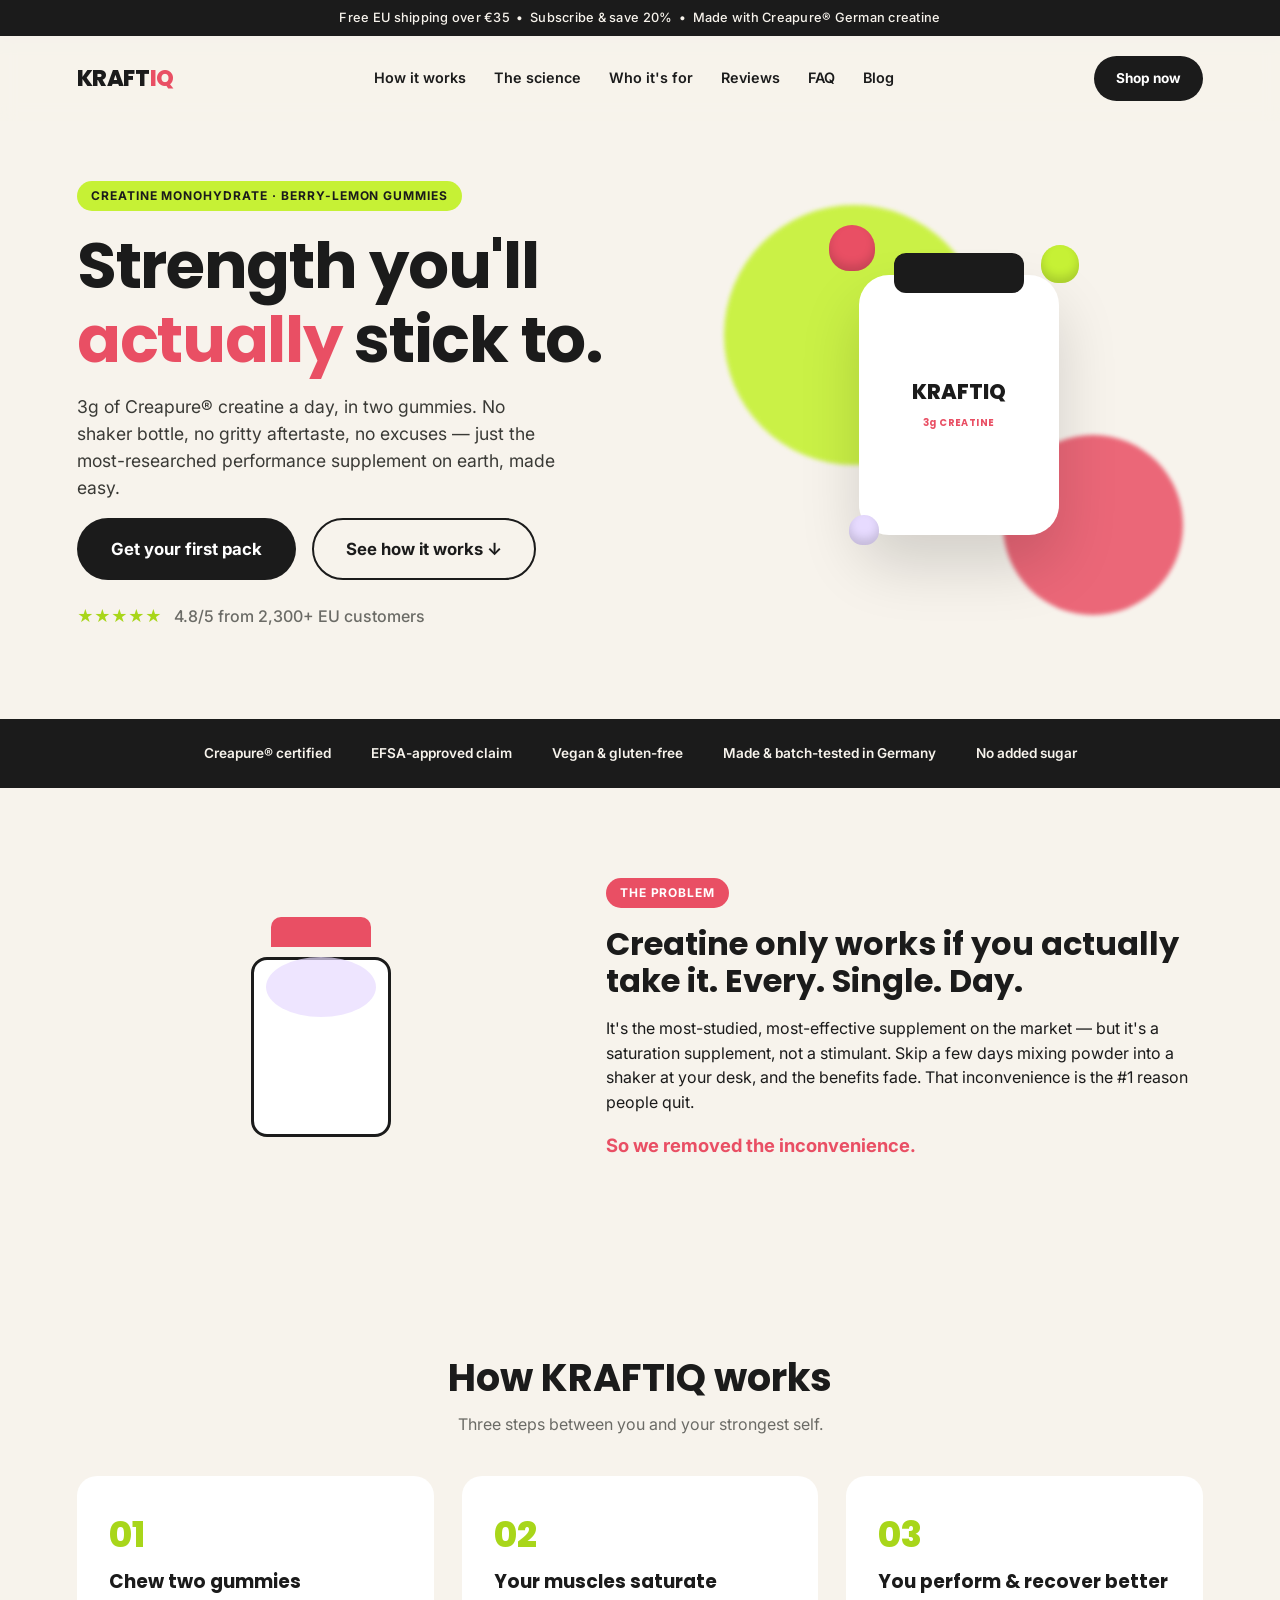
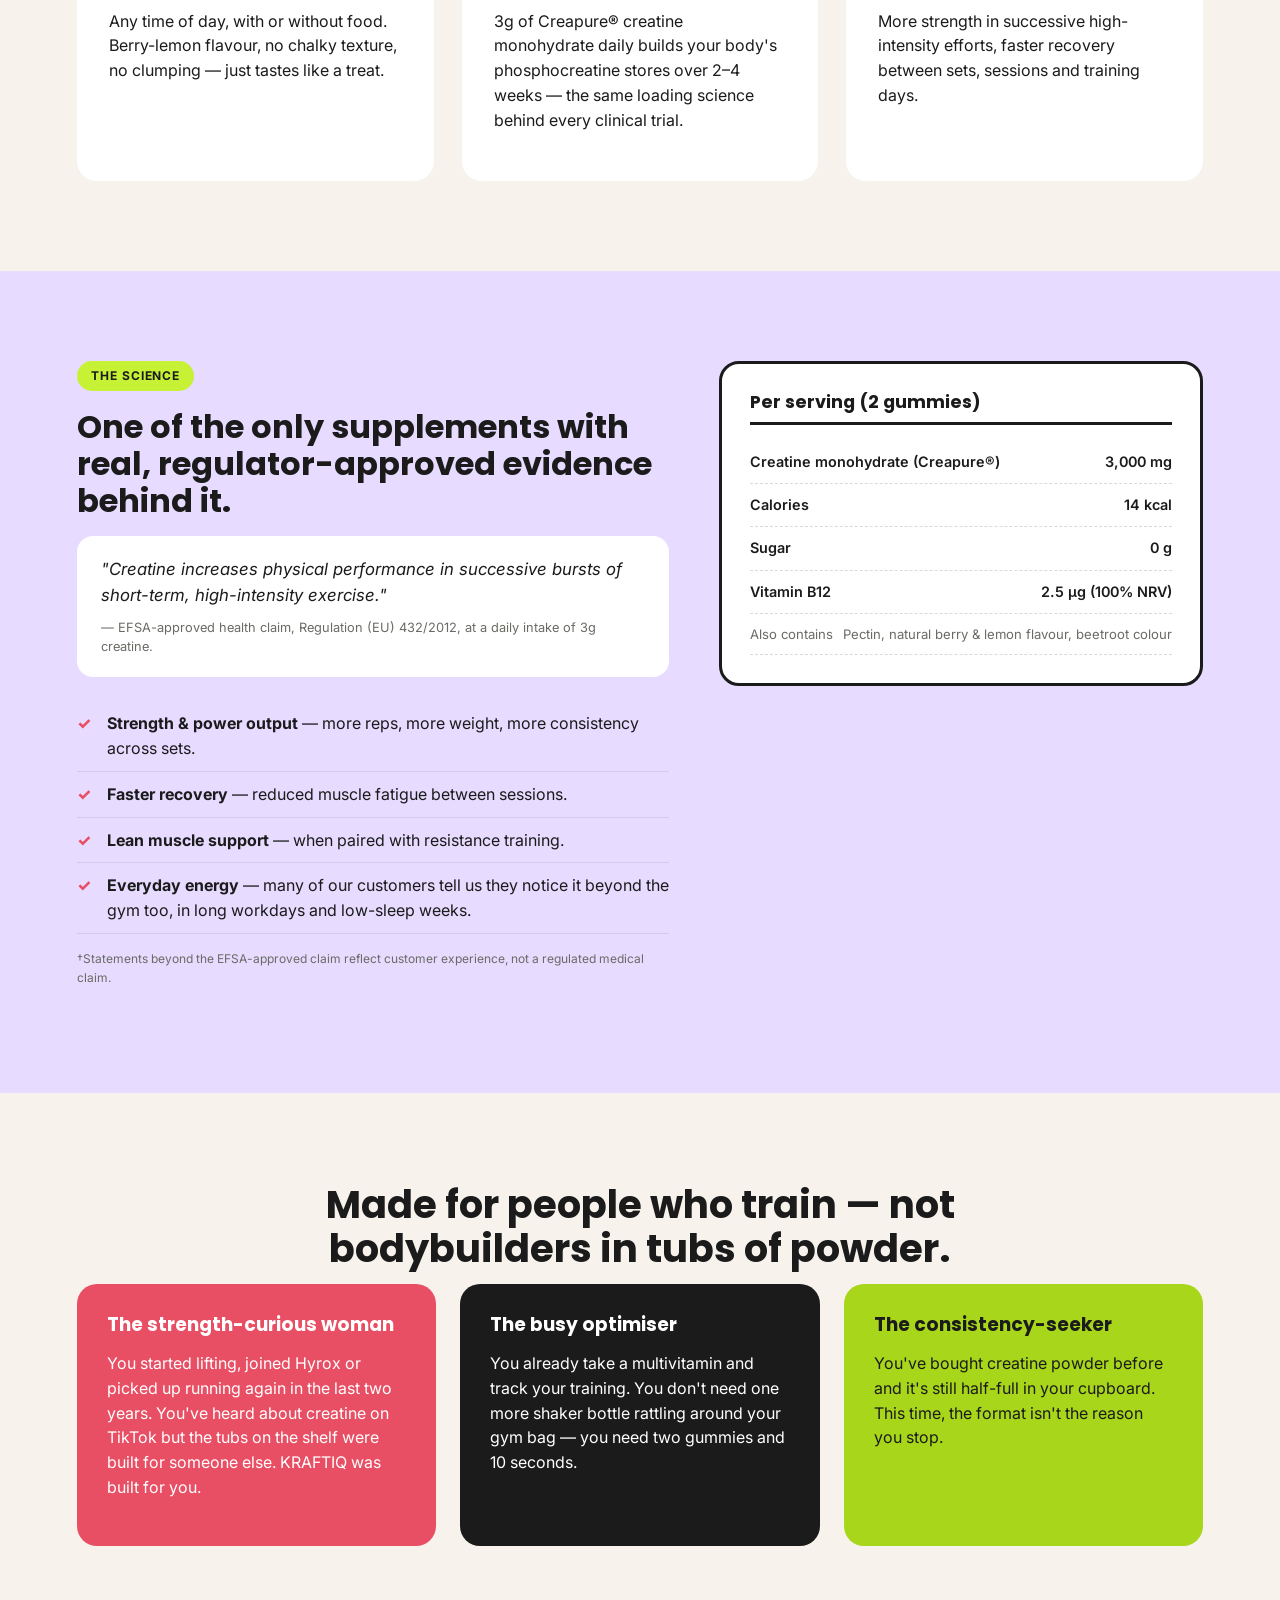
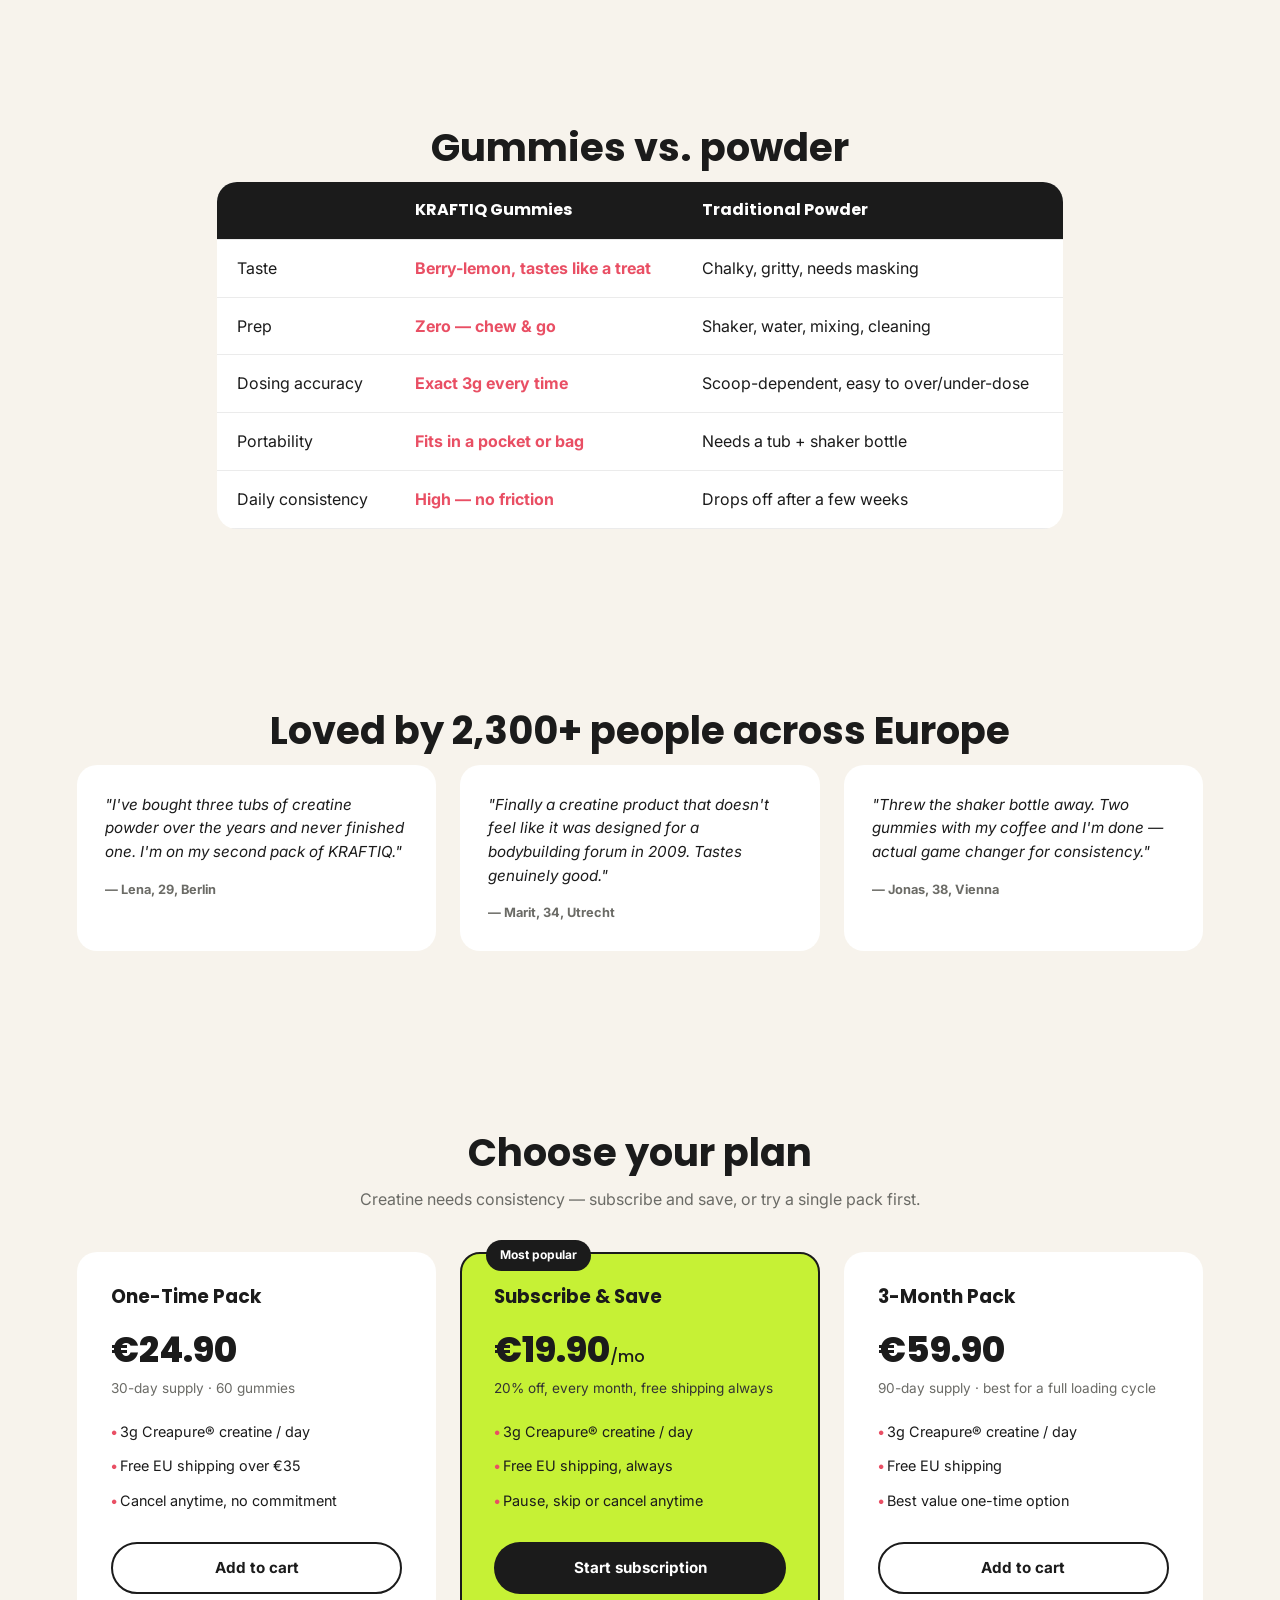
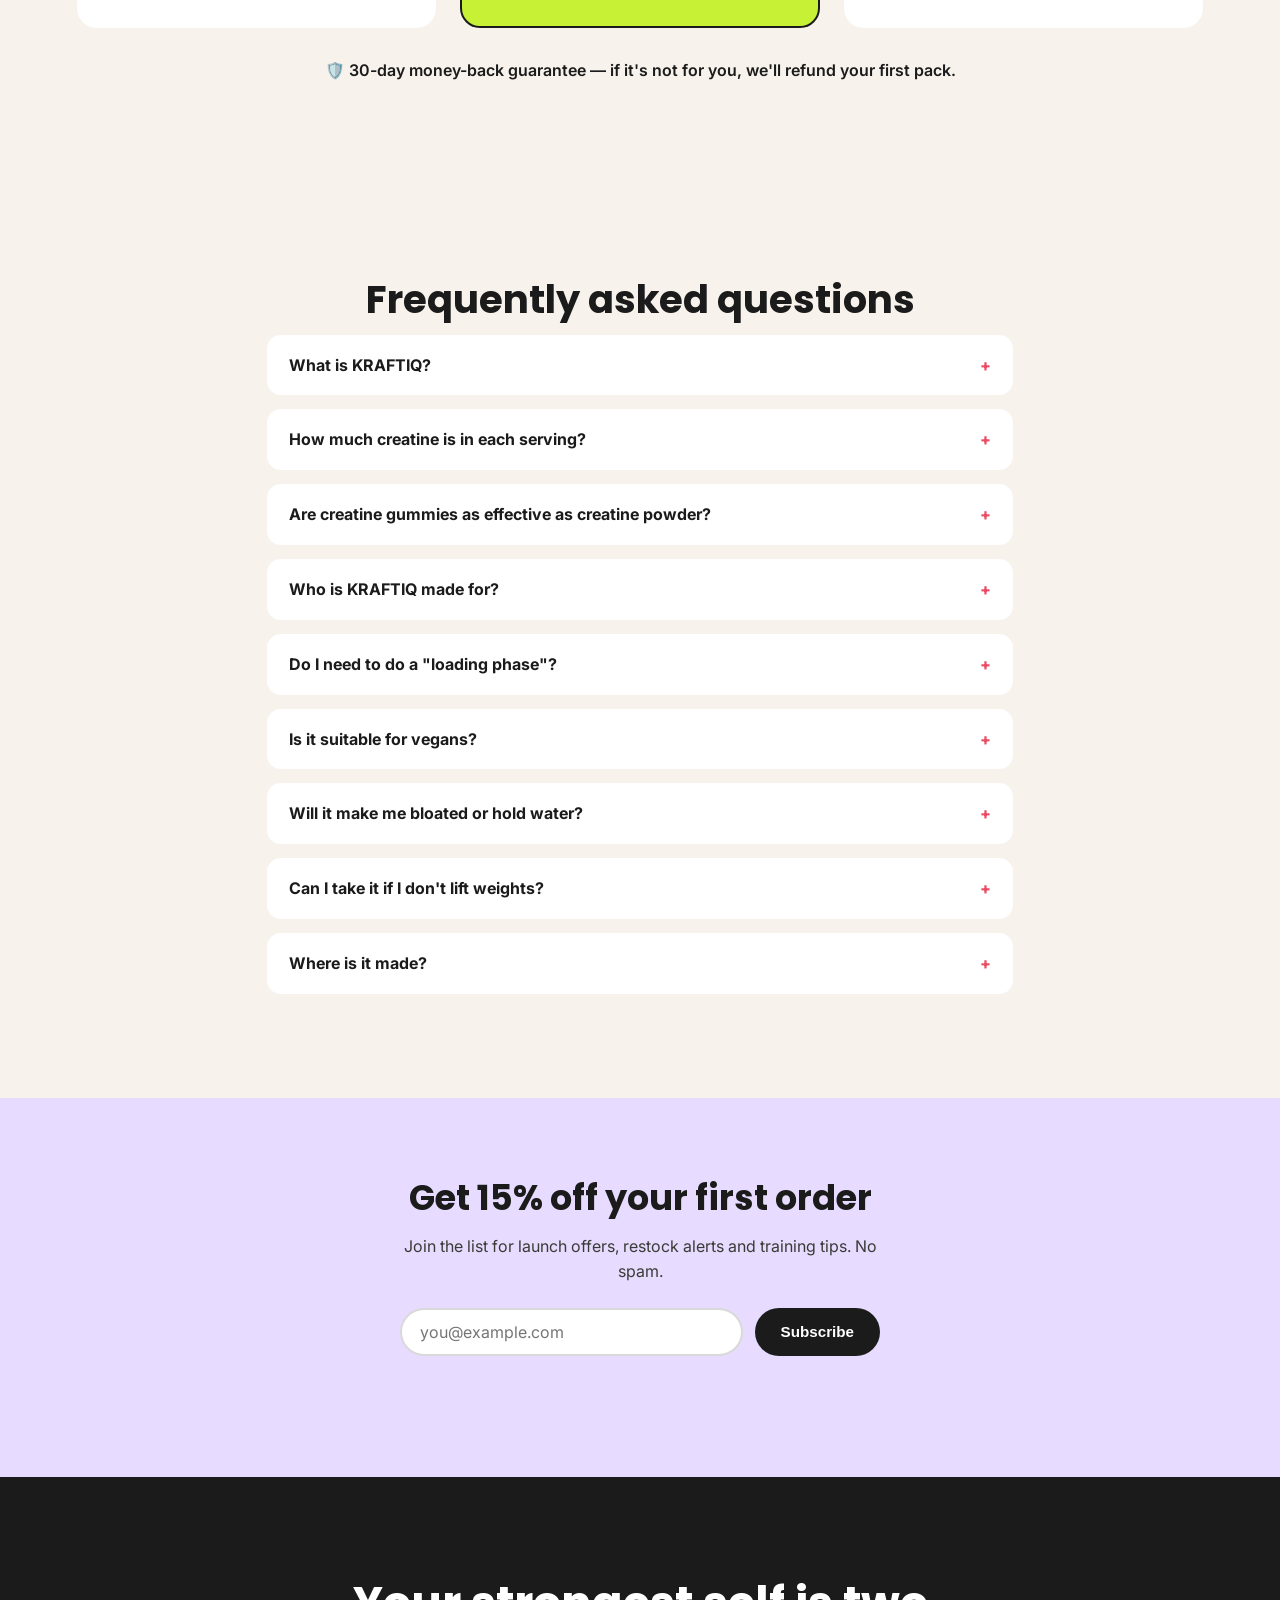
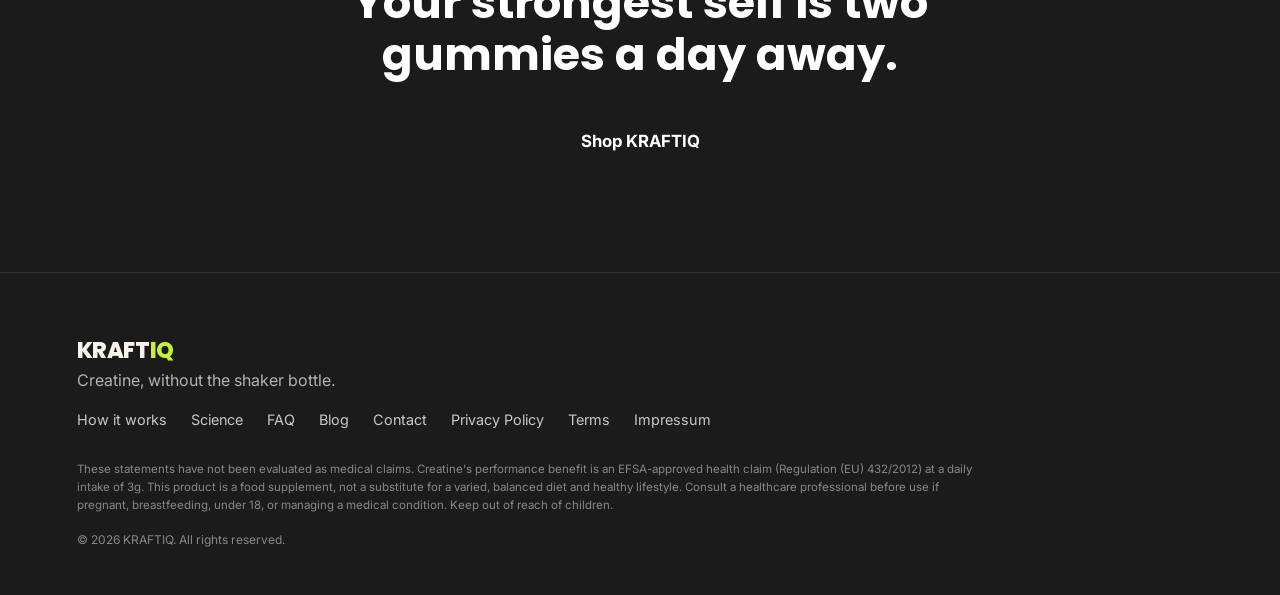
<file: index.html>
<!DOCTYPE html>
<html lang="en">
<head>
<meta charset="UTF-8" />
<meta name="viewport" content="width=device-width, initial-scale=1.0" />
<title>KRAFTIQ — Creatine Gummies. Strength you'll actually stick to.</title>
<meta name="description" content="KRAFTIQ Creatine Gummies deliver 3g of Creapure® creatine monohydrate a day — no shaker, no chalky powder, just two gummies. Made for people who train and refuse to compromise." />
<link rel="canonical" href="https://kraftiq.eu/" />
<meta property="og:type" content="website" />
<meta property="og:title" content="KRAFTIQ — Creatine Gummies. Strength you'll actually stick to." />
<meta property="og:description" content="3g of Creapure® creatine monohydrate a day, in two berry-lemon gummies. No shaker, no chalky powder." />
<meta property="og:url" content="https://kraftiq.eu/" />
<meta property="og:image" content="https://kraftiq.eu/favicon.svg" />
<meta name="twitter:card" content="summary_large_image" />
<meta name="twitter:title" content="KRAFTIQ — Creatine Gummies" />
<meta name="twitter:description" content="3g of Creapure® creatine monohydrate a day, in two berry-lemon gummies." />
<link rel="icon" href="favicon.svg" type="image/svg+xml" />
<link rel="preconnect" href="https://fonts.googleapis.com">
<link rel="preconnect" href="https://fonts.gstatic.com" crossorigin>
<link href="https://fonts.googleapis.com/css2?family=Poppins:wght@600;700;800&family=Inter:wght@400;500;600;700&display=swap" rel="stylesheet">
<link rel="stylesheet" href="css/styles.css" />
<!-- Klaviyo onsite tracking + popup forms (managed from your Klaviyo dashboard).
     Replace YOUR_PUBLIC_API_KEY with your Klaviyo account's Public API Key
     (Klaviyo dashboard → Settings → API Keys). -->
<script async type="text/javascript" src="https://static.klaviyo.com/onsite/js/klaviyo.js?company_id=YOUR_PUBLIC_API_KEY"></script>
<script type="application/ld+json">
{
  "@context": "https://schema.org",
  "@type": "Organization",
  "name": "KRAFTIQ",
  "url": "https://kraftiq.eu/",
  "logo": "https://kraftiq.eu/favicon.svg",
  "description": "KRAFTIQ makes creatine monohydrate gummies for the EU market, delivering 3g of Creapure® creatine per serving without the shaker bottle or powder mixing.",
  "foundingLocation": "Greifswald, Germany",
  "sameAs": []
}
</script>
<script type="application/ld+json">
{
  "@context": "https://schema.org",
  "@type": "Product",
  "name": "KRAFTIQ Creatine Gummies",
  "description": "Creatine monohydrate (Creapure®) gummies delivering 3g per serving. Berry-lemon flavour, vegan, gluten-free.",
  "brand": { "@type": "Brand", "name": "KRAFTIQ" },
  "offers": {
    "@type": "AggregateOffer",
    "priceCurrency": "EUR",
    "lowPrice": "19.90",
    "highPrice": "59.90",
    "offerCount": "3"
  },
  "aggregateRating": {
    "@type": "AggregateRating",
    "ratingValue": "4.8",
    "reviewCount": "2300"
  }
}
</script>
<script type="application/ld+json">
{
  "@context": "https://schema.org",
  "@type": "FAQPage",
  "mainEntity": [
    { "@type": "Question", "name": "How much creatine is in each serving?", "acceptedAnswer": { "@type": "Answer", "text": "Each serving (2 gummies) contains 3g of Creapure® creatine monohydrate." } },
    { "@type": "Question", "name": "Do I need to do a loading phase?", "acceptedAnswer": { "@type": "Answer", "text": "No. A steady 3g/day builds muscle creatine stores to saturation within 2-4 weeks." } },
    { "@type": "Question", "name": "Is it suitable for vegans?", "acceptedAnswer": { "@type": "Answer", "text": "Yes, KRAFTIQ gummies are 100% vegan and gluten-free with no added sugar." } },
    { "@type": "Question", "name": "What is KRAFTIQ?", "acceptedAnswer": { "@type": "Answer", "text": "KRAFTIQ is a creatine monohydrate gummy, made in Germany with Creapure®, delivering 3g of creatine per serving as an alternative to mixing creatine powder." } },
    { "@type": "Question", "name": "Are creatine gummies as effective as creatine powder?", "acceptedAnswer": { "@type": "Answer", "text": "Yes, when they deliver the same clinically effective dose. KRAFTIQ gummies provide 3g of creatine monohydrate per serving, matching the dose used in the EFSA-approved performance claim and in most creatine research." } },
    { "@type": "Question", "name": "Who is KRAFTIQ made for?", "acceptedAnswer": { "@type": "Answer", "text": "KRAFTIQ is made for people who train regularly, especially women new to strength training or functional fitness in Europe, who want the benefits of creatine without mixing powder into a shaker bottle every day." } }
  ]
}
</script>
</head>
<body>

<!-- Announcement bar -->
<div class="announce">Free EU shipping over €35 &nbsp;•&nbsp; Subscribe & save 20% &nbsp;•&nbsp; Made with Creapure® German creatine</div>

<!-- Nav -->
<header class="nav">
  <a href="#top" class="logo">KRAFT<span>IQ</span></a>
  <nav class="nav-links">
    <a href="#how-it-works">How it works</a>
    <a href="#science">The science</a>
    <a href="#for-you">Who it's for</a>
    <a href="#reviews">Reviews</a>
    <a href="#faq">FAQ</a>
    <a href="blog/index.html">Blog</a>
  </nav>
  <a href="#pricing" class="btn btn-primary nav-cta">Shop now</a>
</header>

<main id="top">

  <!-- Hero -->
  <section class="hero">
    <div class="hero-copy">
      <span class="eyebrow">Creatine monohydrate · Berry-lemon gummies</span>
      <h1>Strength you'll<br><em>actually</em> stick to.</h1>
      <p class="lead">3g of Creapure® creatine a day, in two gummies. No shaker bottle, no
      gritty aftertaste, no excuses — just the most-researched performance supplement
      on earth, made easy.</p>
      <div class="hero-actions">
        <a href="#pricing" class="btn btn-primary btn-lg">Get your first pack</a>
        <a href="#how-it-works" class="btn btn-ghost btn-lg">See how it works ↓</a>
      </div>
      <div class="hero-stars">★★★★★ <span>4.8/5 from 2,300+ EU customers</span></div>
    </div>
    <div class="hero-art" aria-hidden="true">
      <div class="blob blob-lime"></div>
      <div class="blob blob-berry"></div>
      <div class="jar">
        <div class="jar-lid"></div>
        <div class="jar-label">KRAFTIQ<br><small>3g CREATINE</small></div>
        <div class="gummy g1"></div>
        <div class="gummy g2"></div>
        <div class="gummy g3"></div>
      </div>
    </div>
  </section>

  <!-- Trust bar -->
  <section class="trustbar">
    <div>Creapure® certified</div>
    <div>EFSA-approved claim</div>
    <div>Vegan &amp; gluten-free</div>
    <div>Made &amp; batch-tested in Germany</div>
    <div>No added sugar</div>
  </section>

  <!-- Problem / Solution -->
  <section class="split">
    <div class="split-media split-media--powder" aria-hidden="true">
      <div class="shaker">
        <div class="shaker-cap"></div>
        <div class="shaker-body"></div>
        <div class="powder-cloud"></div>
      </div>
    </div>
    <div class="split-copy">
      <span class="eyebrow eyebrow-berry">The problem</span>
      <h2>Creatine only works if you actually take it. Every. Single. Day.</h2>
      <p>It's the most-studied, most-effective supplement on the market — but it's a
      saturation supplement, not a stimulant. Skip a few days mixing powder into a
      shaker at your desk, and the benefits fade. That inconvenience is the #1 reason
      people quit.</p>
      <p class="highlight">So we removed the inconvenience.</p>
    </div>
  </section>

  <!-- How it works -->
  <section id="how-it-works" class="steps">
    <h2 class="section-title">How KRAFTIQ works</h2>
    <p class="section-sub">Three steps between you and your strongest self.</p>
    <div class="steps-grid">
      <div class="step">
        <div class="step-num">01</div>
        <h3>Chew two gummies</h3>
        <p>Any time of day, with or without food. Berry-lemon flavour, no chalky texture,
        no clumping — just tastes like a treat.</p>
      </div>
      <div class="step">
        <div class="step-num">02</div>
        <h3>Your muscles saturate</h3>
        <p>3g of Creapure® creatine monohydrate daily builds your body's phosphocreatine
        stores over 2–4 weeks — the same loading science behind every clinical trial.</p>
      </div>
      <div class="step">
        <div class="step-num">03</div>
        <h3>You perform &amp; recover better</h3>
        <p>More strength in successive high-intensity efforts, faster recovery between
        sets, sessions and training days.</p>
      </div>
    </div>
  </section>

  <!-- Why creatine / benefits -->
  <section id="science" class="science">
    <div class="science-copy">
      <span class="eyebrow">The science</span>
      <h2>One of the only supplements with real, regulator-approved evidence behind it.</h2>
      <blockquote>"Creatine increases physical performance in successive bursts of
      short-term, high-intensity exercise."
      <cite>— EFSA-approved health claim, Regulation (EU) 432/2012, at a daily intake of
      3g creatine.</cite></blockquote>
      <ul class="benefit-list">
        <li><strong>Strength &amp; power output</strong> — more reps, more weight, more
        consistency across sets.</li>
        <li><strong>Faster recovery</strong> — reduced muscle fatigue between sessions.</li>
        <li><strong>Lean muscle support</strong> — when paired with resistance training.</li>
        <li><strong>Everyday energy</strong> — many of our customers tell us they notice
        it beyond the gym too, in long workdays and low-sleep weeks.</li>
      </ul>
      <p class="fineprint">†Statements beyond the EFSA-approved claim reflect customer
      experience, not a regulated medical claim.</p>
    </div>
    <div class="label-card" aria-label="Nutrition label">
      <h3>Per serving (2 gummies)</h3>
      <div class="label-row"><span>Creatine monohydrate (Creapure®)</span><span>3,000 mg</span></div>
      <div class="label-row"><span>Calories</span><span>14 kcal</span></div>
      <div class="label-row"><span>Sugar</span><span>0 g</span></div>
      <div class="label-row"><span>Vitamin B12</span><span>2.5 µg (100% NRV)</span></div>
      <div class="label-row muted"><span>Also contains</span><span>Pectin, natural berry &amp; lemon flavour, beetroot colour</span></div>
    </div>
  </section>

  <!-- Who it's for -->
  <section id="for-you" class="for-you">
    <h2 class="section-title">Made for people who train — not bodybuilders in tubs of powder.</h2>
    <div class="audience-grid">
      <div class="audience-card">
        <h3>The strength-curious woman</h3>
        <p>You started lifting, joined Hyrox or picked up running again in the last two
        years. You've heard about creatine on TikTok but the tubs on the shelf were built
        for someone else. KRAFTIQ was built for you.</p>
      </div>
      <div class="audience-card">
        <h3>The busy optimiser</h3>
        <p>You already take a multivitamin and track your training. You don't need one
        more shaker bottle rattling around your gym bag — you need two gummies and 10
        seconds.</p>
      </div>
      <div class="audience-card">
        <h3>The consistency-seeker</h3>
        <p>You've bought creatine powder before and it's still half-full in your cupboard.
        This time, the format isn't the reason you stop.</p>
      </div>
    </div>
  </section>

  <!-- Comparison -->
  <section class="compare">
    <h2 class="section-title">Gummies vs. powder</h2>
    <table class="compare-table">
      <thead>
        <tr><th></th><th>KRAFTIQ Gummies</th><th>Traditional Powder</th></tr>
      </thead>
      <tbody>
        <tr><td>Taste</td><td>Berry-lemon, tastes like a treat</td><td>Chalky, gritty, needs masking</td></tr>
        <tr><td>Prep</td><td>Zero — chew &amp; go</td><td>Shaker, water, mixing, cleaning</td></tr>
        <tr><td>Dosing accuracy</td><td>Exact 3g every time</td><td>Scoop-dependent, easy to over/under-dose</td></tr>
        <tr><td>Portability</td><td>Fits in a pocket or bag</td><td>Needs a tub + shaker bottle</td></tr>
        <tr><td>Daily consistency</td><td>High — no friction</td><td>Drops off after a few weeks</td></tr>
      </tbody>
    </table>
  </section>

  <!-- Reviews -->
  <section id="reviews" class="reviews">
    <h2 class="section-title">Loved by 2,300+ people across Europe</h2>
    <div class="reviews-grid">
      <blockquote class="review">
        <p>"I've bought three tubs of creatine powder over the years and never finished
        one. I'm on my second pack of KRAFTIQ."</p>
        <cite>— Lena, 29, Berlin</cite>
      </blockquote>
      <blockquote class="review">
        <p>"Finally a creatine product that doesn't feel like it was designed for a
        bodybuilding forum in 2009. Tastes genuinely good."</p>
        <cite>— Marit, 34, Utrecht</cite>
      </blockquote>
      <blockquote class="review">
        <p>"Threw the shaker bottle away. Two gummies with my coffee and I'm done —
        actual game changer for consistency."</p>
        <cite>— Jonas, 38, Vienna</cite>
      </blockquote>
    </div>
  </section>

  <!-- Pricing -->
  <section id="pricing" class="pricing">
    <h2 class="section-title">Choose your plan</h2>
    <p class="section-sub">Creatine needs consistency — subscribe and save, or try a single pack first.</p>
    <div class="pricing-grid">
      <div class="price-card">
        <h3>One-Time Pack</h3>
        <div class="price">€24.90</div>
        <p class="price-sub">30-day supply · 60 gummies</p>
        <ul>
          <li>3g Creapure® creatine / day</li>
          <li>Free EU shipping over €35</li>
          <li>Cancel anytime, no commitment</li>
        </ul>
        <a href="https://buy.stripe.com/PASTE_ONE_TIME_PAYMENT_LINK" class="btn btn-ghost btn-block checkout-link" data-plan="one-time">Add to cart</a>
      </div>
      <div class="price-card price-card--featured">
        <span class="badge">Most popular</span>
        <h3>Subscribe &amp; Save</h3>
        <div class="price">€19.90<span>/mo</span></div>
        <p class="price-sub">20% off, every month, free shipping always</p>
        <ul>
          <li>3g Creapure® creatine / day</li>
          <li>Free EU shipping, always</li>
          <li>Pause, skip or cancel anytime</li>
        </ul>
        <a href="https://buy.stripe.com/PASTE_SUBSCRIPTION_PAYMENT_LINK" class="btn btn-primary btn-block checkout-link" data-plan="subscription">Start subscription</a>
      </div>
      <div class="price-card">
        <h3>3-Month Pack</h3>
        <div class="price">€59.90</div>
        <p class="price-sub">90-day supply · best for a full loading cycle</p>
        <ul>
          <li>3g Creapure® creatine / day</li>
          <li>Free EU shipping</li>
          <li>Best value one-time option</li>
        </ul>
        <a href="https://buy.stripe.com/PASTE_3MONTH_PAYMENT_LINK" class="btn btn-ghost btn-block checkout-link" data-plan="3-month">Add to cart</a>
      </div>
    </div>
    <p class="guarantee">🛡️ 30-day money-back guarantee — if it's not for you, we'll refund your first pack.</p>
  </section>

  <!-- FAQ -->
  <section id="faq" class="faq">
    <h2 class="section-title">Frequently asked questions</h2>
    <div class="faq-list">
      <details>
        <summary>What is KRAFTIQ?</summary>
        <p>KRAFTIQ is a creatine monohydrate gummy, made in Germany with Creapure®,
        delivering 3g of creatine per serving as an alternative to mixing creatine
        powder into a shaker bottle.</p>
      </details>
      <details>
        <summary>How much creatine is in each serving?</summary>
        <p>Each serving (2 gummies) contains 3g of Creapure® creatine monohydrate — the
        clinically studied daily dose behind the EFSA-approved performance claim.</p>
      </details>
      <details>
        <summary>Are creatine gummies as effective as creatine powder?</summary>
        <p>Yes, when they deliver the same clinically effective dose. KRAFTIQ gummies
        provide 3g of creatine monohydrate per serving, matching the dose used in the
        EFSA-approved performance claim and in most creatine research.</p>
      </details>
      <details>
        <summary>Who is KRAFTIQ made for?</summary>
        <p>KRAFTIQ is made for people who train regularly, especially women new to
        strength training or functional fitness in Europe, who want the benefits of
        creatine without mixing powder into a shaker bottle every day.</p>
      </details>
      <details>
        <summary>Do I need to do a "loading phase"?</summary>
        <p>No. A steady 3g/day builds your muscle creatine stores to full saturation within
        2–4 weeks — no need for the old high-dose loading protocols.</p>
      </details>
      <details>
        <summary>Is it suitable for vegans?</summary>
        <p>Yes — KRAFTIQ gummies are 100% vegan, gluten-free, and contain no added sugar.</p>
      </details>
      <details>
        <summary>Will it make me bloated or hold water?</summary>
        <p>Any water retention with creatine is intramuscular (inside the muscle cell) and
        supports performance — it is not the subcutaneous "puffy" bloating people worry
        about.</p>
      </details>
      <details>
        <summary>Can I take it if I don't lift weights?</summary>
        <p>Yes — creatine also supports high-intensity efforts like running intervals,
        Hyrox, cycling sprints and everyday energy demands.</p>
      </details>
      <details>
        <summary>Where is it made?</summary>
        <p>Formulated and batch-tested in Germany, using Creapure®, the highest-purity
        creatine monohydrate available, manufactured in the EU.</p>
      </details>
    </div>
  </section>

  <!-- Email capture (Klaviyo) -->
  <section id="newsletter" class="newsletter">
    <h2>Get 15% off your first order</h2>
    <p>Join the list for launch offers, restock alerts and training tips. No spam.</p>
    <form id="klaviyo-signup-form" class="newsletter-form" novalidate>
      <input type="email" name="email" placeholder="you@example.com" required aria-label="Email address" />
      <button type="submit" class="btn btn-primary">Subscribe</button>
    </form>
    <p id="klaviyo-signup-status" class="newsletter-status" role="status"></p>
  </section>

  <!-- Final CTA -->
  <section class="final-cta">
    <h2>Your strongest self is two gummies a day away.</h2>
    <a href="#pricing" class="btn btn-primary btn-lg">Shop KRAFTIQ</a>
  </section>

</main>

<footer class="footer">
  <div class="footer-top">
    <div class="logo">KRAFT<span>IQ</span></div>
    <p>Creatine, without the shaker bottle.</p>
  </div>
  <div class="footer-links">
    <a href="#how-it-works">How it works</a>
    <a href="#science">Science</a>
    <a href="#faq">FAQ</a>
    <a href="blog/index.html">Blog</a>
    <a href="contact.html">Contact</a>
    <a href="privacy.html">Privacy Policy</a>
    <a href="terms.html">Terms</a>
    <a href="impressum.html">Impressum</a>
  </div>
  <p class="legal">
    These statements have not been evaluated as medical claims. Creatine's performance
    benefit is an EFSA-approved health claim (Regulation (EU) 432/2012) at a daily intake
    of 3g. This product is a food supplement, not a substitute for a varied, balanced diet
    and healthy lifestyle. Consult a healthcare professional before use if pregnant,
    breastfeeding, under 18, or managing a medical condition. Keep out of reach of
    children.
  </p>
  <p class="copyright">© 2026 KRAFTIQ. All rights reserved.</p>
</footer>

<script src="js/script.js"></script>
</body>
</html>
</file>
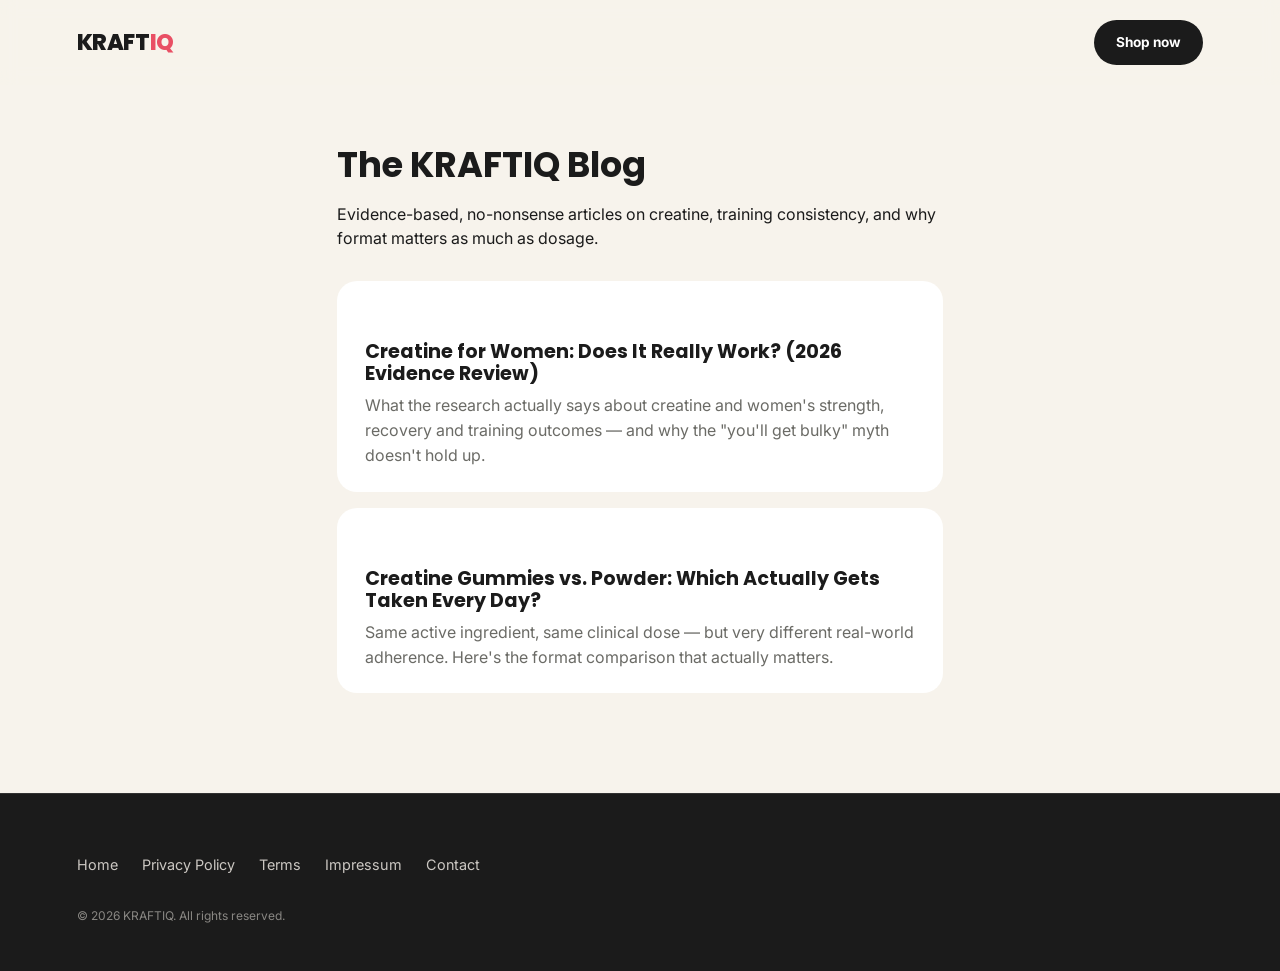
<file: blog/index.html>
<!DOCTYPE html>
<html lang="en">
<head>
<meta charset="UTF-8" />
<meta name="viewport" content="width=device-width, initial-scale=1.0" />
<title>Blog — KRAFTIQ</title>
<meta name="description" content="Evidence-based articles on creatine, training consistency, and creatine gummies vs. powder — from the team at KRAFTIQ." />
<link rel="canonical" href="https://kraftiq.eu/blog/" />
<link href="https://fonts.googleapis.com/css2?family=Poppins:wght@600;700;800&family=Inter:wght@400;500;600;700&display=swap" rel="stylesheet">
<link rel="stylesheet" href="../css/styles.css" />
<link rel="icon" href="../favicon.svg" type="image/svg+xml" />
</head>
<body>
<header class="nav">
  <a href="../index.html#top" class="logo">KRAFT<span>IQ</span></a>
  <a href="../index.html#pricing" class="btn btn-primary nav-cta">Shop now</a>
</header>
<main>
  <section class="legal-page">
    <h1>The KRAFTIQ Blog</h1>
    <p>Evidence-based, no-nonsense articles on creatine, training consistency, and why
    format matters as much as dosage.</p>
    <div class="blog-list">
      <a class="blog-card" href="creatine-for-women-evidence-review.html">
        <h2>Creatine for Women: Does It Really Work? (2026 Evidence Review)</h2>
        <p>What the research actually says about creatine and women's strength, recovery
        and training outcomes — and why the "you'll get bulky" myth doesn't hold up.</p>
      </a>
      <a class="blog-card" href="creatine-gummies-vs-powder.html">
        <h2>Creatine Gummies vs. Powder: Which Actually Gets Taken Every Day?</h2>
        <p>Same active ingredient, same clinical dose — but very different real-world
        adherence. Here's the format comparison that actually matters.</p>
      </a>
    </div>
  </section>
</main>
<footer class="footer">
  <div class="footer-links">
    <a href="../index.html">Home</a>
    <a href="../privacy.html">Privacy Policy</a>
    <a href="../terms.html">Terms</a>
    <a href="../impressum.html">Impressum</a>
    <a href="../contact.html">Contact</a>
  </div>
  <p class="copyright">© 2026 KRAFTIQ. All rights reserved.</p>
</footer>
</body>
</html>
</file>
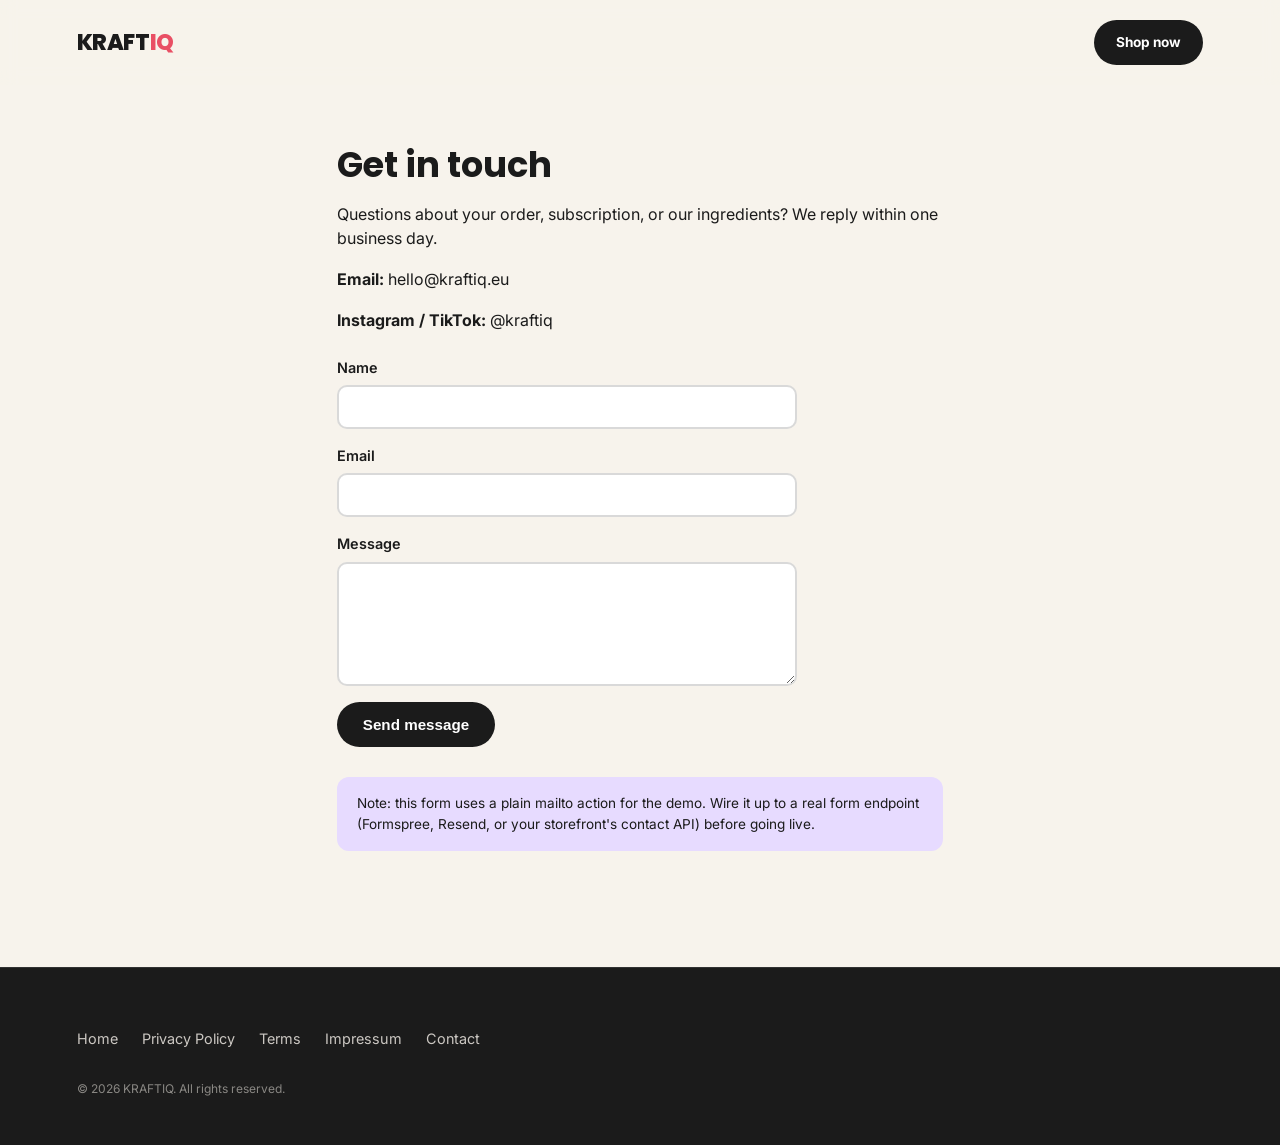
<file: contact.html>
<!DOCTYPE html>
<html lang="en">
<head>
<meta charset="UTF-8" />
<meta name="viewport" content="width=device-width, initial-scale=1.0" />
<title>Contact — KRAFTIQ</title>
<link href="https://fonts.googleapis.com/css2?family=Poppins:wght@600;700;800&family=Inter:wght@400;500;600;700&display=swap" rel="stylesheet">
<link rel="stylesheet" href="css/styles.css" />
<link rel="icon" href="favicon.svg" type="image/svg+xml" />
</head>
<body>
<header class="nav">
  <a href="index.html#top" class="logo">KRAFT<span>IQ</span></a>
  <a href="index.html#pricing" class="btn btn-primary nav-cta">Shop now</a>
</header>
<main>
  <section class="legal-page">
    <h1>Get in touch</h1>
    <p>Questions about your order, subscription, or our ingredients? We reply
    within one business day.</p>
    <p><strong>Email:</strong> <a href="mailto:hello@kraftiq.eu">hello@kraftiq.eu</a></p>
    <p><strong>Instagram / TikTok:</strong> @kraftiq</p>

    <form class="contact-form" action="mailto:hello@kraftiq.eu" method="post" enctype="text/plain">
      <label>Name<input type="text" name="name" required /></label>
      <label>Email<input type="email" name="email" required /></label>
      <label>Message<textarea name="message" rows="5" required></textarea></label>
      <button type="submit" class="btn btn-primary">Send message</button>
    </form>
    <p class="legal-note">Note: this form uses a plain mailto action for the demo.
    Wire it up to a real form endpoint (Formspree, Resend, or your storefront's
    contact API) before going live.</p>
  </section>
</main>
<footer class="footer">
  <div class="footer-links">
    <a href="index.html">Home</a>
    <a href="privacy.html">Privacy Policy</a>
    <a href="terms.html">Terms</a>
    <a href="impressum.html">Impressum</a>
    <a href="contact.html">Contact</a>
  </div>
  <p class="copyright">© 2026 KRAFTIQ. All rights reserved.</p>
</footer>
</body>
</html>
</file>
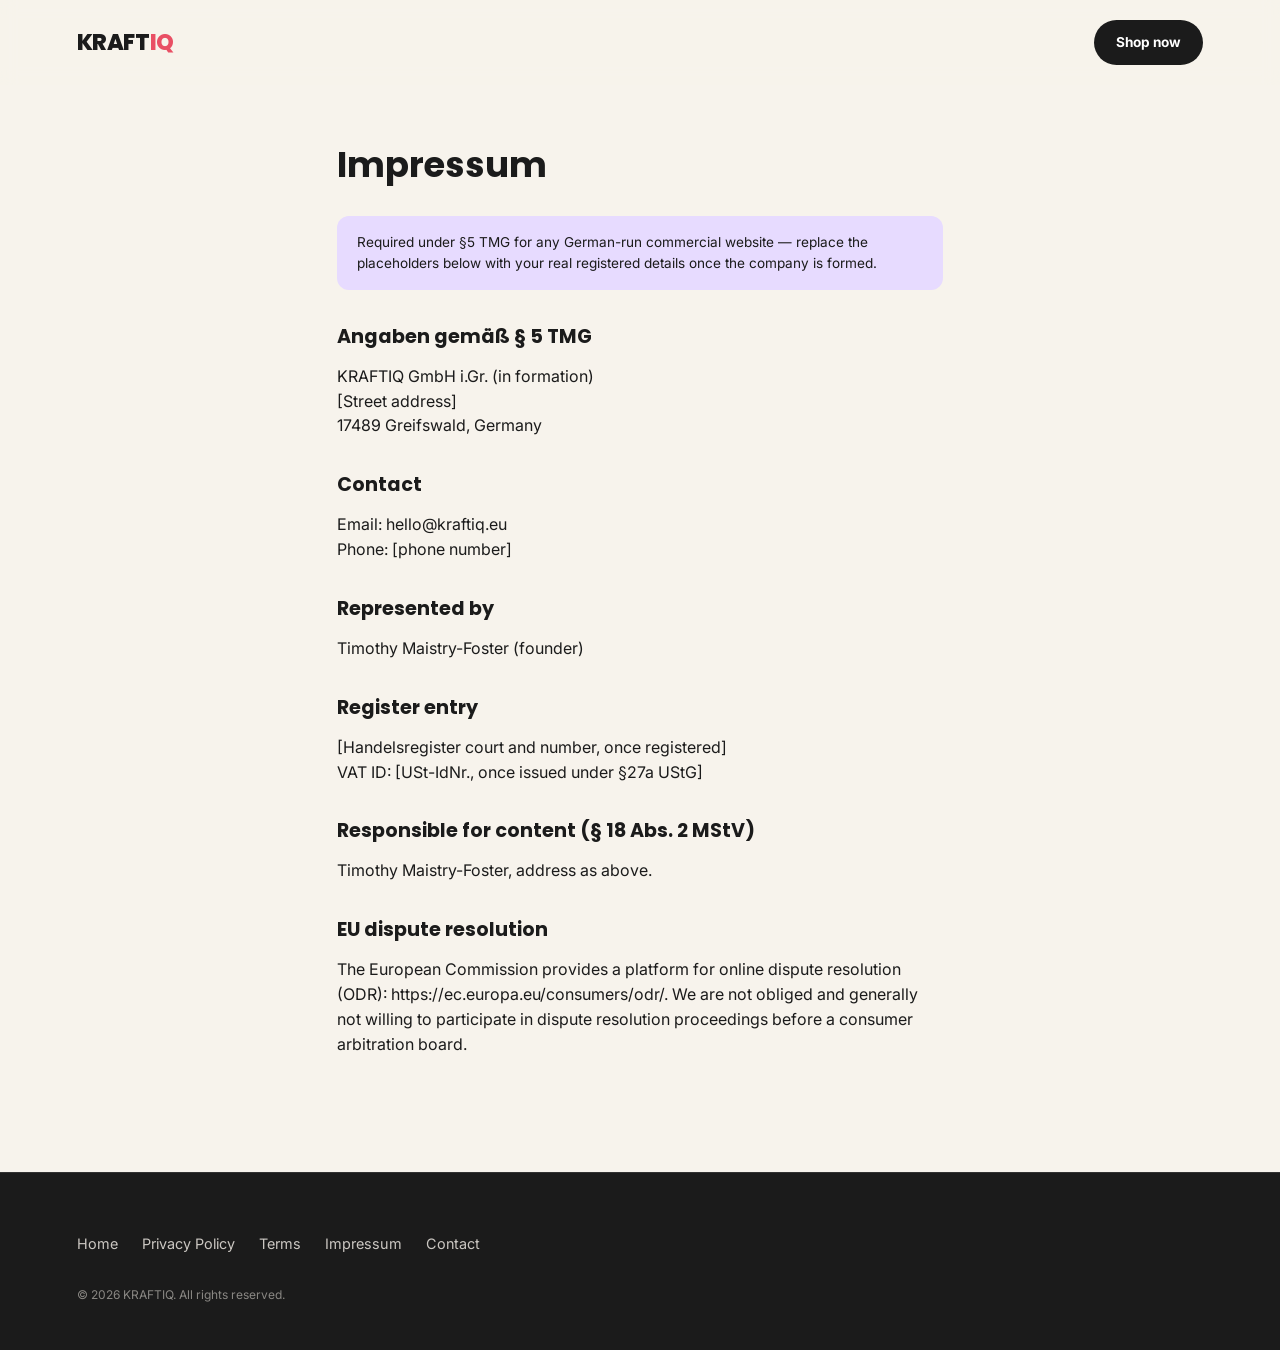
<file: impressum.html>
<!DOCTYPE html>
<html lang="en">
<head>
<meta charset="UTF-8" />
<meta name="viewport" content="width=device-width, initial-scale=1.0" />
<title>Impressum — KRAFTIQ</title>
<link href="https://fonts.googleapis.com/css2?family=Poppins:wght@600;700;800&family=Inter:wght@400;500;600;700&display=swap" rel="stylesheet">
<link rel="stylesheet" href="css/styles.css" />
<link rel="icon" href="favicon.svg" type="image/svg+xml" />
</head>
<body>
<header class="nav">
  <a href="index.html#top" class="logo">KRAFT<span>IQ</span></a>
  <a href="index.html#pricing" class="btn btn-primary nav-cta">Shop now</a>
</header>
<main>
  <section class="legal-page">
    <h1>Impressum</h1>
    <p class="legal-note">Required under §5 TMG for any German-run commercial
    website — replace the placeholders below with your real registered details
    once the company is formed.</p>

    <h2>Angaben gemäß § 5 TMG</h2>
    <p>
      KRAFTIQ GmbH i.Gr. (in formation)<br>
      [Street address]<br>
      17489 Greifswald, Germany
    </p>

    <h2>Contact</h2>
    <p>
      Email: <a href="mailto:hello@kraftiq.eu">hello@kraftiq.eu</a><br>
      Phone: [phone number]
    </p>

    <h2>Represented by</h2>
    <p>Timothy Maistry-Foster (founder)</p>

    <h2>Register entry</h2>
    <p>[Handelsregister court and number, once registered]<br>
    VAT ID: [USt-IdNr., once issued under §27a UStG]</p>

    <h2>Responsible for content (§ 18 Abs. 2 MStV)</h2>
    <p>Timothy Maistry-Foster, address as above.</p>

    <h2>EU dispute resolution</h2>
    <p>The European Commission provides a platform for online dispute resolution
    (ODR): <a href="https://ec.europa.eu/consumers/odr/" target="_blank" rel="noopener">https://ec.europa.eu/consumers/odr/</a>.
    We are not obliged and generally not willing to participate in dispute
    resolution proceedings before a consumer arbitration board.</p>
  </section>
</main>
<footer class="footer">
  <div class="footer-links">
    <a href="index.html">Home</a>
    <a href="privacy.html">Privacy Policy</a>
    <a href="terms.html">Terms</a>
    <a href="impressum.html">Impressum</a>
    <a href="contact.html">Contact</a>
  </div>
  <p class="copyright">© 2026 KRAFTIQ. All rights reserved.</p>
</footer>
</body>
</html>
</file>
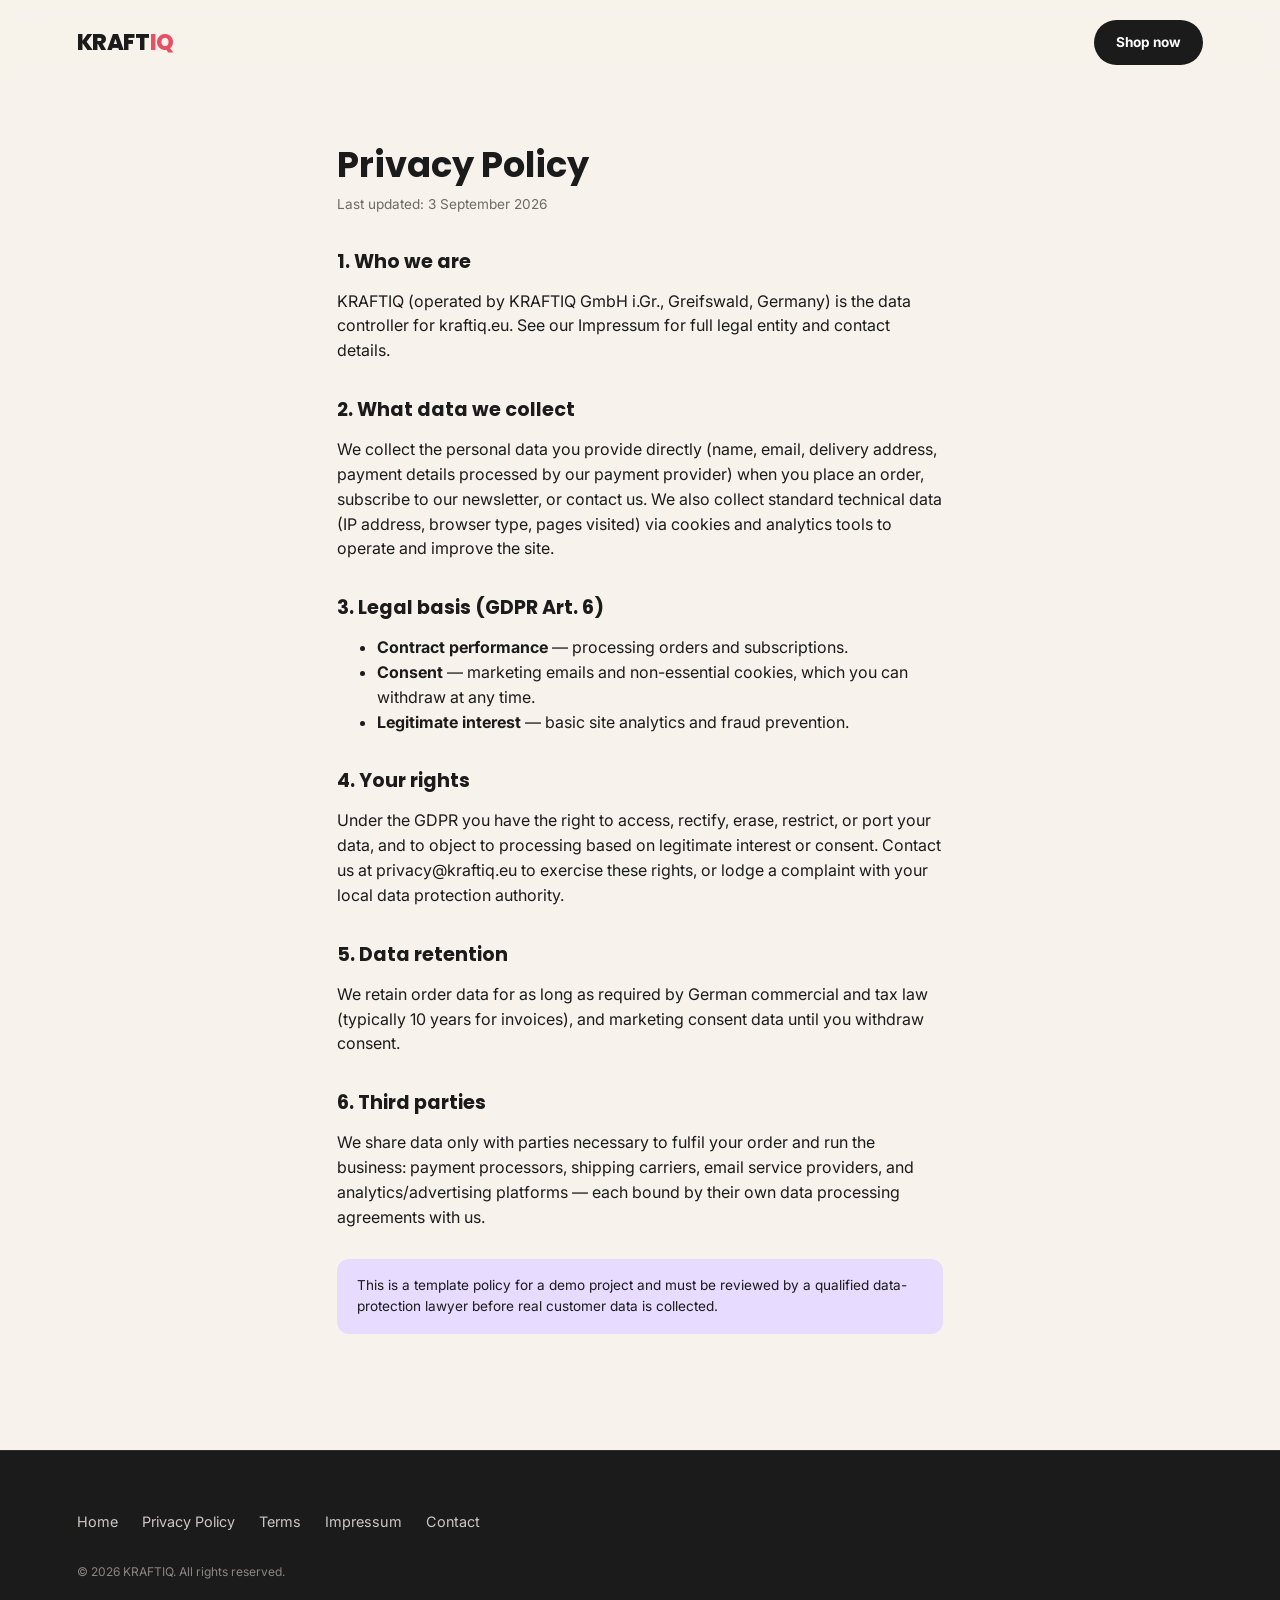
<file: privacy.html>
<!DOCTYPE html>
<html lang="en">
<head>
<meta charset="UTF-8" />
<meta name="viewport" content="width=device-width, initial-scale=1.0" />
<title>Privacy Policy — KRAFTIQ</title>
<link href="https://fonts.googleapis.com/css2?family=Poppins:wght@600;700;800&family=Inter:wght@400;500;600;700&display=swap" rel="stylesheet">
<link rel="stylesheet" href="css/styles.css" />
<link rel="icon" href="favicon.svg" type="image/svg+xml" />
</head>
<body>
<header class="nav">
  <a href="index.html#top" class="logo">KRAFT<span>IQ</span></a>
  <a href="index.html#pricing" class="btn btn-primary nav-cta">Shop now</a>
</header>
<main>
  <section class="legal-page">
    <h1>Privacy Policy</h1>
    <p class="legal-updated">Last updated: 3 September 2026</p>

    <h2>1. Who we are</h2>
    <p>KRAFTIQ (operated by KRAFTIQ GmbH i.Gr., Greifswald, Germany) is the data
    controller for kraftiq.eu. See our <a href="impressum.html">Impressum</a> for
    full legal entity and contact details.</p>

    <h2>2. What data we collect</h2>
    <p>We collect the personal data you provide directly (name, email, delivery
    address, payment details processed by our payment provider) when you place an
    order, subscribe to our newsletter, or contact us. We also collect standard
    technical data (IP address, browser type, pages visited) via cookies and
    analytics tools to operate and improve the site.</p>

    <h2>3. Legal basis (GDPR Art. 6)</h2>
    <ul>
      <li><strong>Contract performance</strong> — processing orders and subscriptions.</li>
      <li><strong>Consent</strong> — marketing emails and non-essential cookies, which
      you can withdraw at any time.</li>
      <li><strong>Legitimate interest</strong> — basic site analytics and fraud
      prevention.</li>
    </ul>

    <h2>4. Your rights</h2>
    <p>Under the GDPR you have the right to access, rectify, erase, restrict, or
    port your data, and to object to processing based on legitimate interest or
    consent. Contact us at <a href="mailto:privacy@kraftiq.eu">privacy@kraftiq.eu</a>
    to exercise these rights, or lodge a complaint with your local data protection
    authority.</p>

    <h2>5. Data retention</h2>
    <p>We retain order data for as long as required by German commercial and tax
    law (typically 10 years for invoices), and marketing consent data until you
    withdraw consent.</p>

    <h2>6. Third parties</h2>
    <p>We share data only with parties necessary to fulfil your order and run the
    business: payment processors, shipping carriers, email service providers, and
    analytics/advertising platforms — each bound by their own data processing
    agreements with us.</p>

    <p class="legal-note">This is a template policy for a demo project and must be
    reviewed by a qualified data-protection lawyer before real customer data is
    collected.</p>
  </section>
</main>
<footer class="footer">
  <div class="footer-links">
    <a href="index.html">Home</a>
    <a href="privacy.html">Privacy Policy</a>
    <a href="terms.html">Terms</a>
    <a href="impressum.html">Impressum</a>
    <a href="contact.html">Contact</a>
  </div>
  <p class="copyright">© 2026 KRAFTIQ. All rights reserved.</p>
</footer>
</body>
</html>
</file>
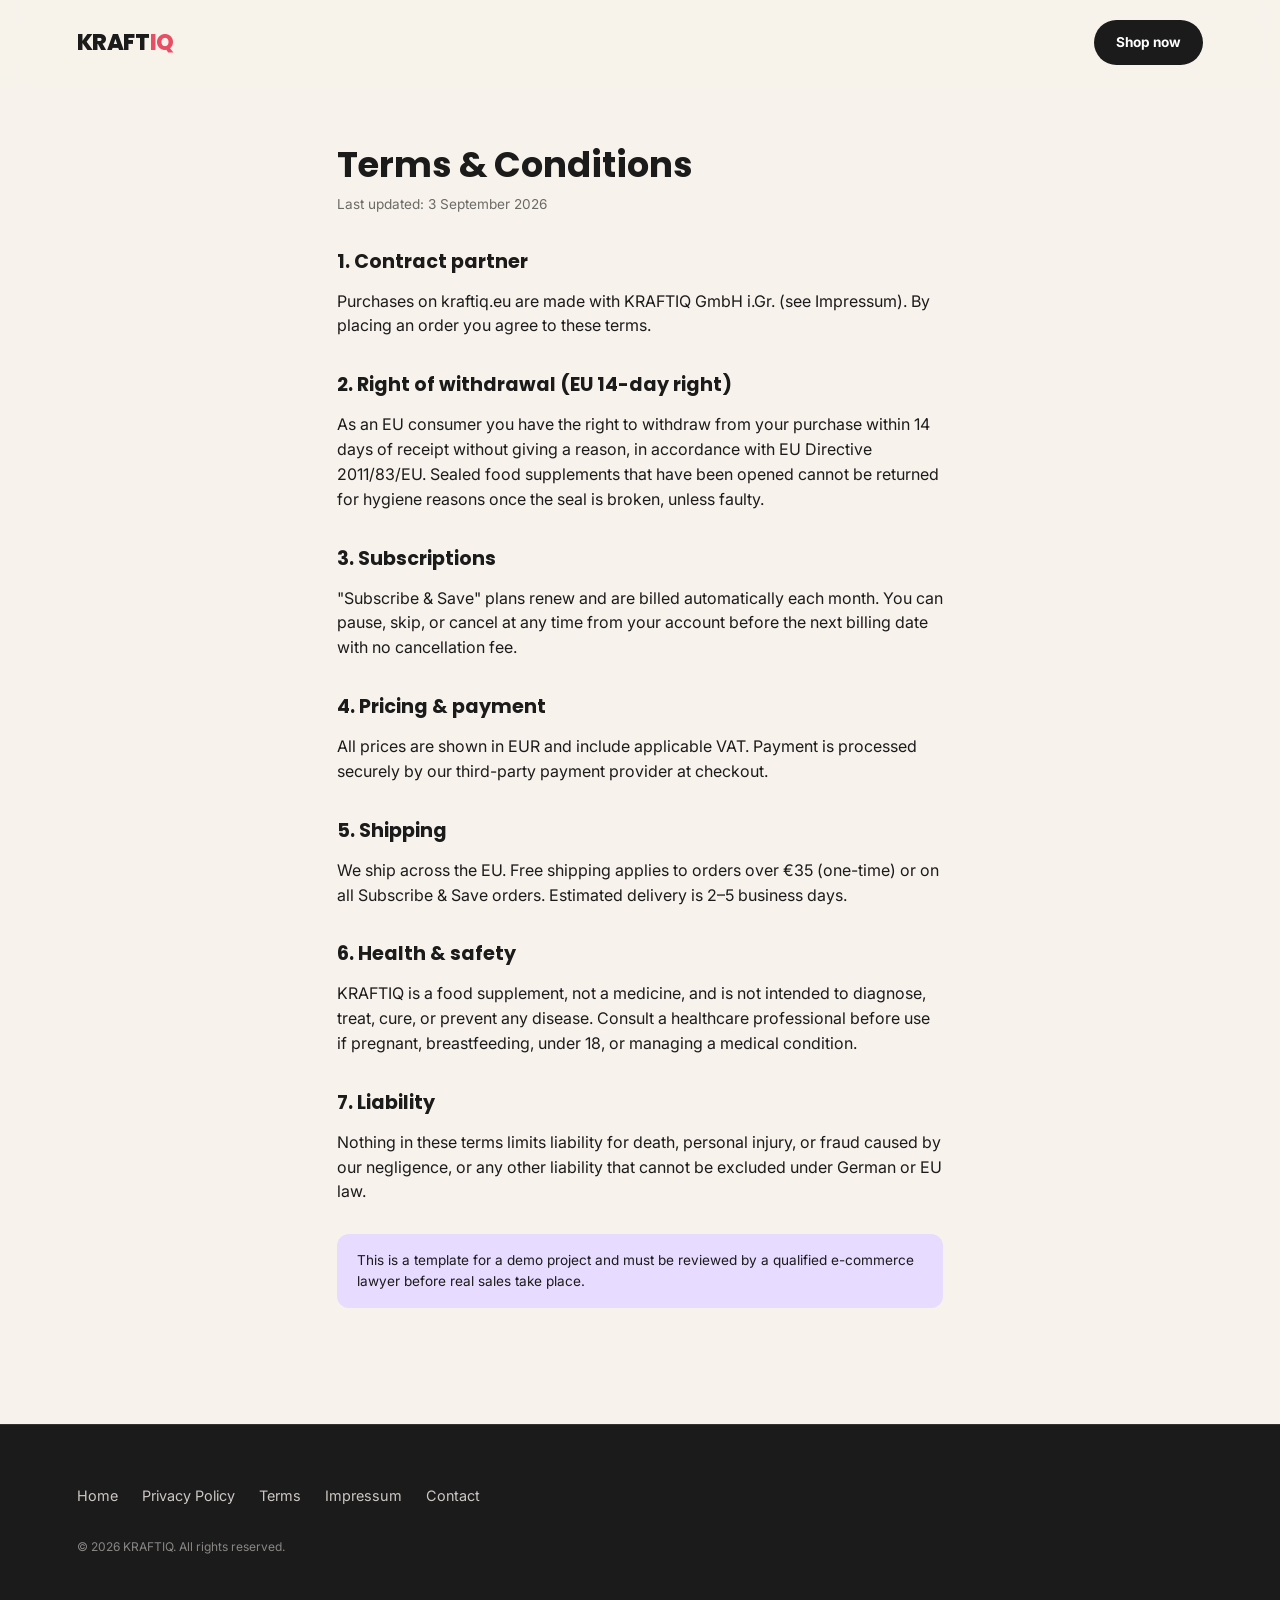
<file: terms.html>
<!DOCTYPE html>
<html lang="en">
<head>
<meta charset="UTF-8" />
<meta name="viewport" content="width=device-width, initial-scale=1.0" />
<title>Terms & Conditions — KRAFTIQ</title>
<link href="https://fonts.googleapis.com/css2?family=Poppins:wght@600;700;800&family=Inter:wght@400;500;600;700&display=swap" rel="stylesheet">
<link rel="stylesheet" href="css/styles.css" />
<link rel="icon" href="favicon.svg" type="image/svg+xml" />
</head>
<body>
<header class="nav">
  <a href="index.html#top" class="logo">KRAFT<span>IQ</span></a>
  <a href="index.html#pricing" class="btn btn-primary nav-cta">Shop now</a>
</header>
<main>
  <section class="legal-page">
    <h1>Terms &amp; Conditions</h1>
    <p class="legal-updated">Last updated: 3 September 2026</p>

    <h2>1. Contract partner</h2>
    <p>Purchases on kraftiq.eu are made with KRAFTIQ GmbH i.Gr. (see
    <a href="impressum.html">Impressum</a>). By placing an order you agree to these
    terms.</p>

    <h2>2. Right of withdrawal (EU 14-day right)</h2>
    <p>As an EU consumer you have the right to withdraw from your purchase within
    14 days of receipt without giving a reason, in accordance with EU Directive
    2011/83/EU. Sealed food supplements that have been opened cannot be returned
    for hygiene reasons once the seal is broken, unless faulty.</p>

    <h2>3. Subscriptions</h2>
    <p>"Subscribe &amp; Save" plans renew and are billed automatically each month.
    You can pause, skip, or cancel at any time from your account before the next
    billing date with no cancellation fee.</p>

    <h2>4. Pricing &amp; payment</h2>
    <p>All prices are shown in EUR and include applicable VAT. Payment is processed
    securely by our third-party payment provider at checkout.</p>

    <h2>5. Shipping</h2>
    <p>We ship across the EU. Free shipping applies to orders over €35 (one-time)
    or on all Subscribe &amp; Save orders. Estimated delivery is 2–5 business days.</p>

    <h2>6. Health &amp; safety</h2>
    <p>KRAFTIQ is a food supplement, not a medicine, and is not intended to
    diagnose, treat, cure, or prevent any disease. Consult a healthcare
    professional before use if pregnant, breastfeeding, under 18, or managing a
    medical condition.</p>

    <h2>7. Liability</h2>
    <p>Nothing in these terms limits liability for death, personal injury, or fraud
    caused by our negligence, or any other liability that cannot be excluded under
    German or EU law.</p>

    <p class="legal-note">This is a template for a demo project and must be reviewed
    by a qualified e-commerce lawyer before real sales take place.</p>
  </section>
</main>
<footer class="footer">
  <div class="footer-links">
    <a href="index.html">Home</a>
    <a href="privacy.html">Privacy Policy</a>
    <a href="terms.html">Terms</a>
    <a href="impressum.html">Impressum</a>
    <a href="contact.html">Contact</a>
  </div>
  <p class="copyright">© 2026 KRAFTIQ. All rights reserved.</p>
</footer>
</body>
</html>
</file>
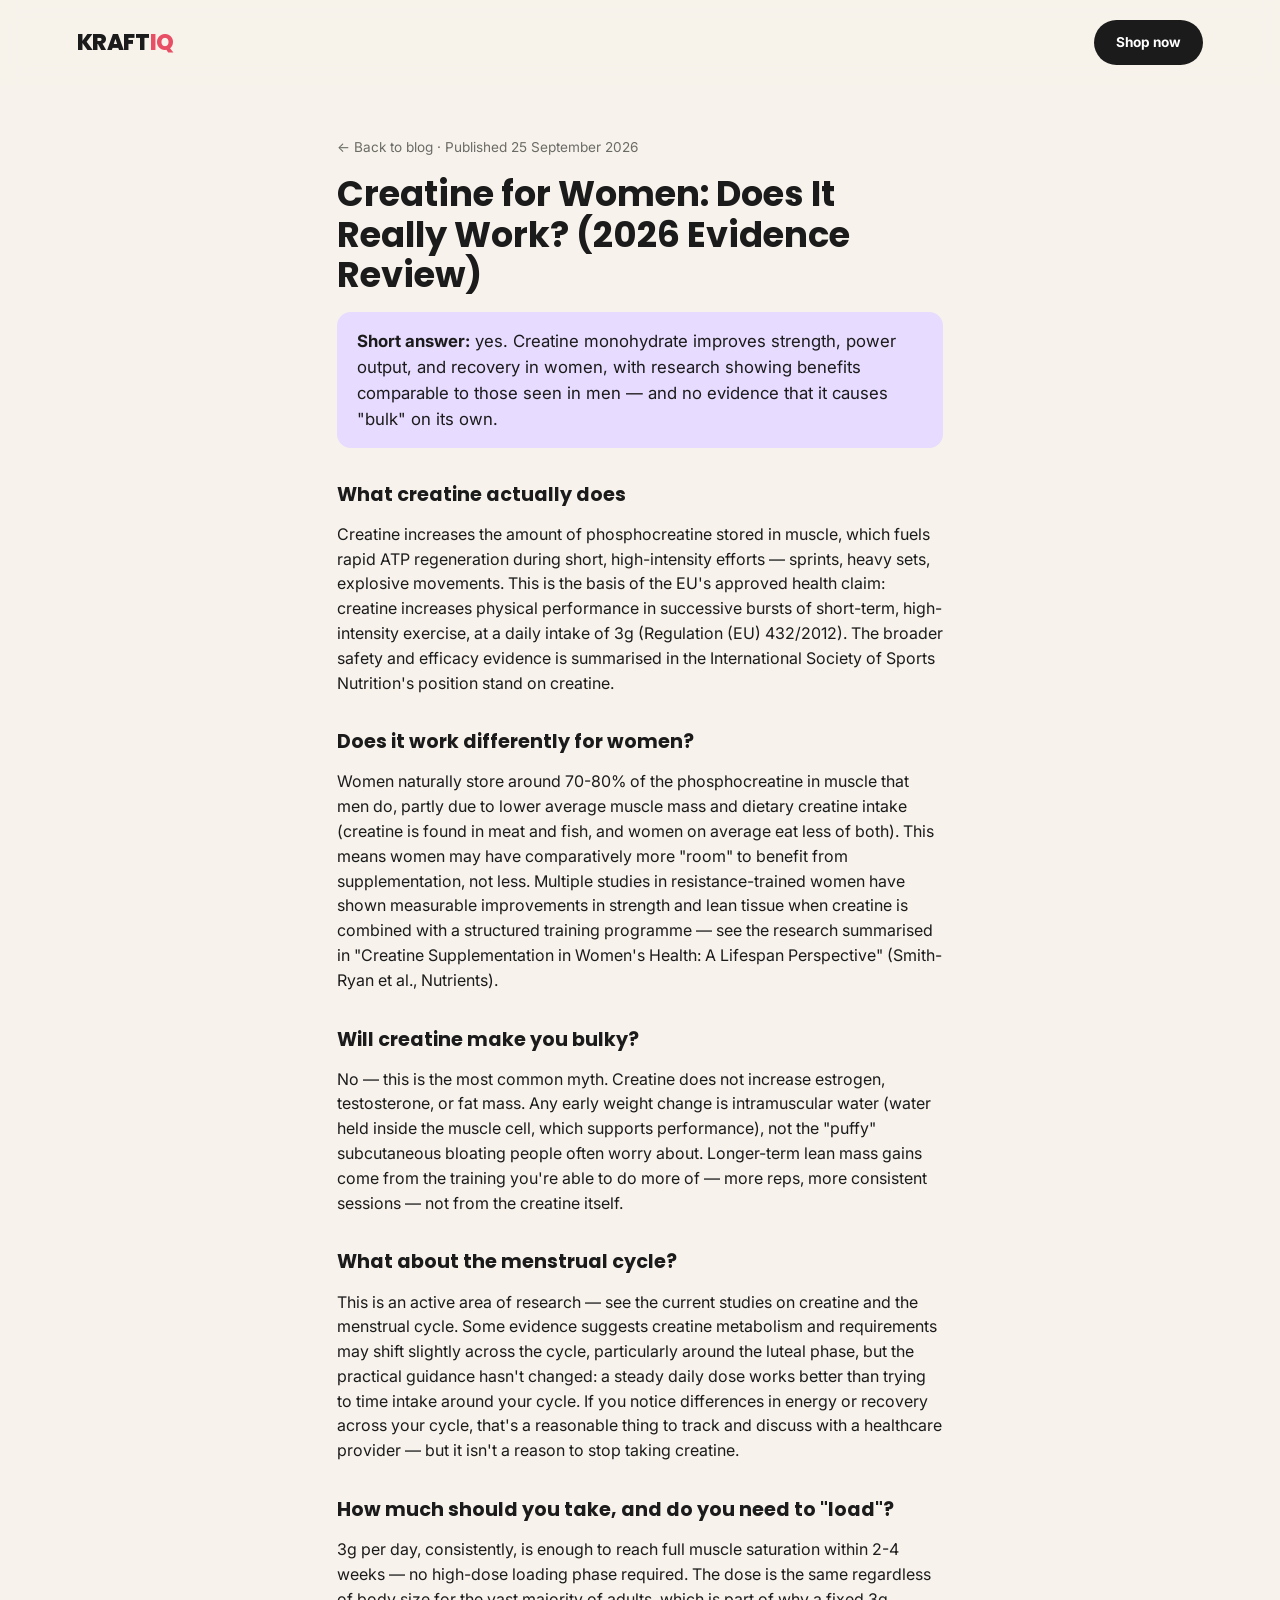
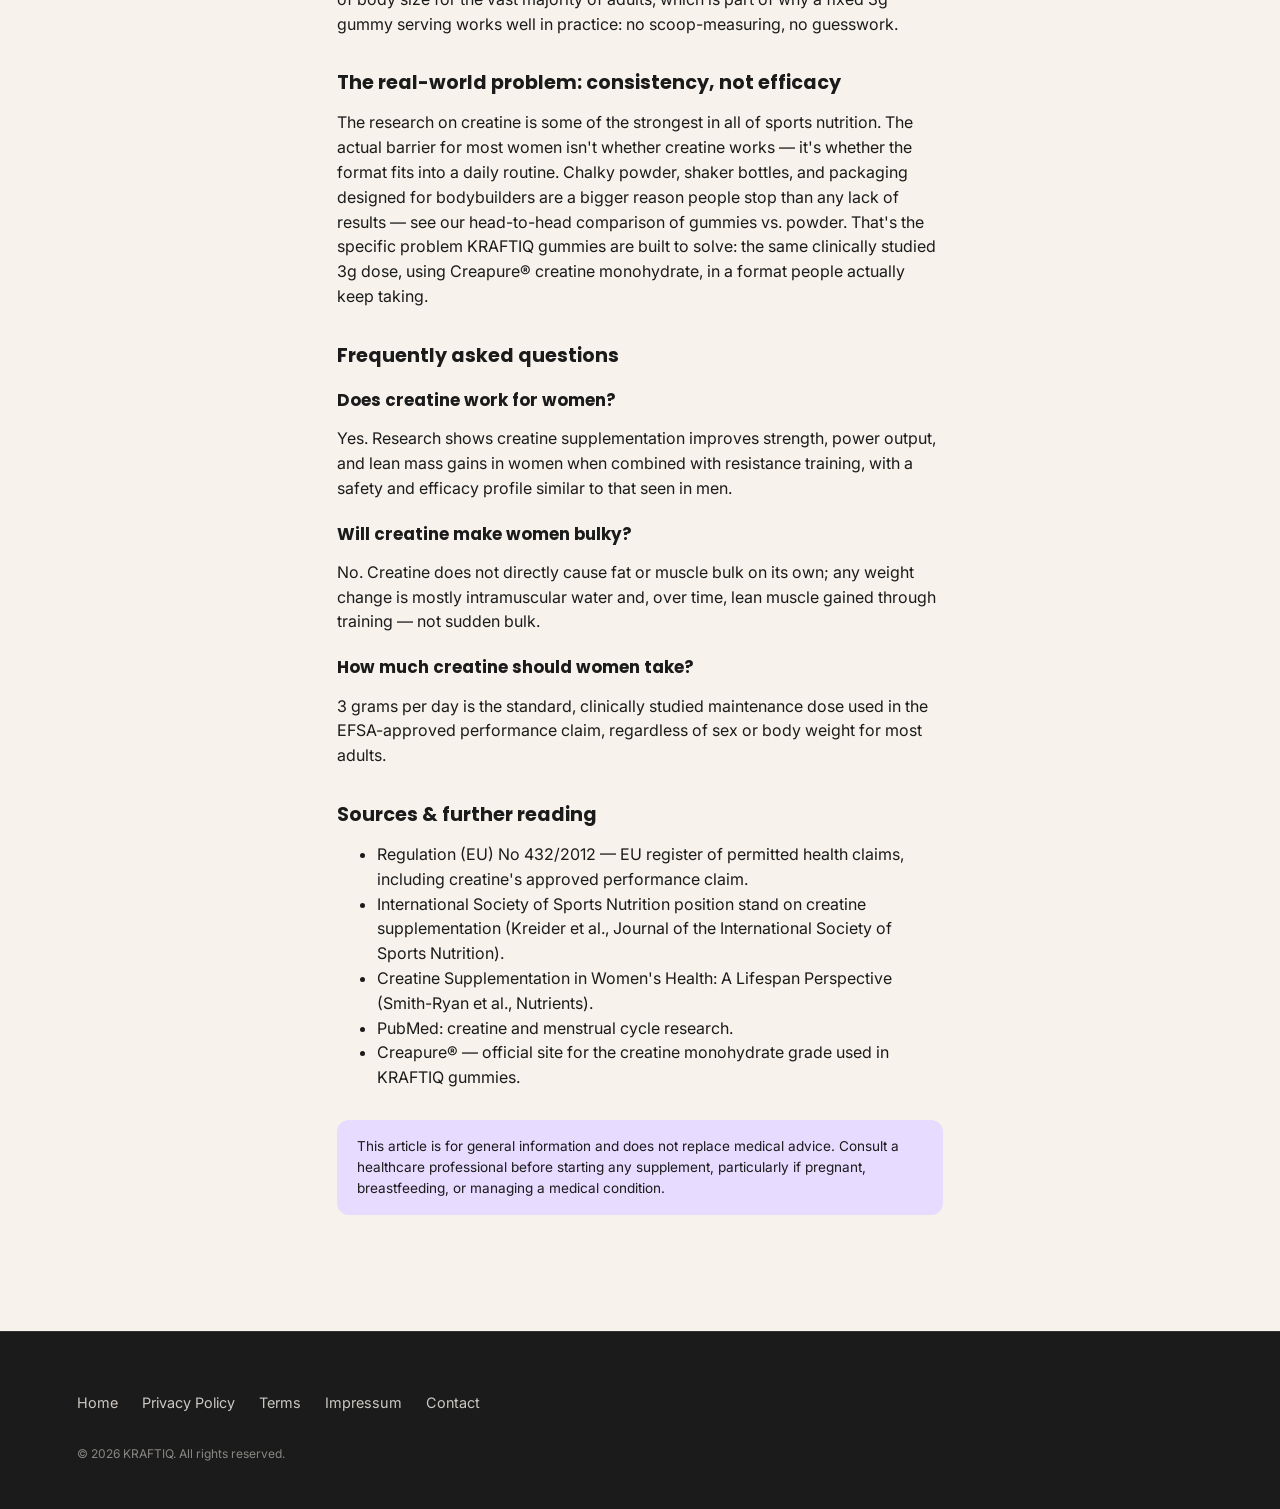
<file: blog/creatine-for-women-evidence-review.html>
<!DOCTYPE html>
<html lang="en">
<head>
<meta charset="UTF-8" />
<meta name="viewport" content="width=device-width, initial-scale=1.0" />
<title>Creatine for Women: Does It Really Work? (2026 Evidence Review) — KRAFTIQ</title>
<meta name="description" content="A direct, evidence-based answer: yes, creatine works for women — for strength, recovery, and lean muscle — without causing bulk or excess water weight. Here's what the research shows." />
<link rel="canonical" href="https://kraftiq.eu/blog/creatine-for-women-evidence-review.html" />
<meta property="og:type" content="article" />
<meta property="og:title" content="Creatine for Women: Does It Really Work? (2026 Evidence Review)" />
<meta property="og:description" content="What the research actually says about creatine and women's strength, recovery, and training outcomes." />
<link href="https://fonts.googleapis.com/css2?family=Poppins:wght@600;700;800&family=Inter:wght@400;500;600;700&display=swap" rel="stylesheet">
<link rel="stylesheet" href="../css/styles.css" />
<link rel="icon" href="../favicon.svg" type="image/svg+xml" />
<script type="application/ld+json">
{
  "@context": "https://schema.org",
  "@type": "Article",
  "headline": "Creatine for Women: Does It Really Work? (2026 Evidence Review)",
  "author": { "@type": "Organization", "name": "KRAFTIQ" },
  "publisher": { "@type": "Organization", "name": "KRAFTIQ" },
  "datePublished": "2026-09-25",
  "dateModified": "2026-09-25",
  "mainEntityOfPage": "https://kraftiq.eu/blog/creatine-for-women-evidence-review.html"
}
</script>
<script type="application/ld+json">
{
  "@context": "https://schema.org",
  "@type": "FAQPage",
  "mainEntity": [
    { "@type": "Question", "name": "Does creatine work for women?", "acceptedAnswer": { "@type": "Answer", "text": "Yes. Research shows creatine supplementation improves strength, power output, and lean mass gains in women when combined with resistance training, with a safety and efficacy profile similar to that seen in men." } },
    { "@type": "Question", "name": "Will creatine make women bulky?", "acceptedAnswer": { "@type": "Answer", "text": "No. Creatine does not directly cause fat or muscle bulk on its own; any weight change is mostly intramuscular water and, over time, lean muscle gained through training \u2014 not sudden bulk." } },
    { "@type": "Question", "name": "How much creatine should women take?", "acceptedAnswer": { "@type": "Answer", "text": "3 grams per day is the standard, clinically studied maintenance dose used in the EFSA-approved performance claim, regardless of sex or body weight for most adults." } }
  ]
}
</script>
</head>
<body>
<header class="nav">
  <a href="../index.html#top" class="logo">KRAFT<span>IQ</span></a>
  <a href="../index.html#pricing" class="btn btn-primary nav-cta">Shop now</a>
</header>
<main>
  <article class="legal-page blog-post">
    <p class="legal-updated"><a href="index.html">← Back to blog</a> · Published 25 September 2026</p>
    <h1>Creatine for Women: Does It Really Work? (2026 Evidence Review)</h1>

    <p class="lead-answer"><strong>Short answer:</strong> yes. Creatine monohydrate improves
    strength, power output, and recovery in women, with research showing benefits
    comparable to those seen in men — and no evidence that it causes "bulk" on its own.</p>

    <h2>What creatine actually does</h2>
    <p>Creatine increases the amount of phosphocreatine stored in muscle, which fuels rapid
    ATP regeneration during short, high-intensity efforts — sprints, heavy sets, explosive
    movements. This is the basis of the EU's approved health claim: creatine increases
    physical performance in successive bursts of short-term, high-intensity exercise, at a
    daily intake of 3g (<a href="https://eur-lex.europa.eu/legal-content/EN/TXT/?uri=CELEX:32012R0432" target="_blank" rel="noopener">Regulation (EU) 432/2012</a>). The broader safety and efficacy evidence is
    summarised in the <a href="https://pubmed.ncbi.nlm.nih.gov/?term=International+Society+of+Sports+Nutrition+position+stand+creatine" target="_blank" rel="noopener">International Society of Sports Nutrition's position stand on creatine</a>.</p>

    <h2>Does it work differently for women?</h2>
    <p>Women naturally store around 70-80% of the phosphocreatine in muscle that men do,
    partly due to lower average muscle mass and dietary creatine intake (creatine is found
    in meat and fish, and women on average eat less of both). This means women may have
    comparatively more "room" to benefit from supplementation, not less. Multiple studies in
    resistance-trained women have shown measurable improvements in strength and lean tissue
    when creatine is combined with a structured training programme — see the research
    summarised in <a href="https://pubmed.ncbi.nlm.nih.gov/?term=creatine+supplementation+women+lifespan" target="_blank" rel="noopener">"Creatine Supplementation in Women's Health: A Lifespan Perspective" (Smith-Ryan et al., Nutrients)</a>.</p>

    <h2>Will creatine make you bulky?</h2>
    <p>No — this is the most common myth. Creatine does not increase estrogen, testosterone,
    or fat mass. Any early weight change is intramuscular water (water held inside the
    muscle cell, which supports performance), not the "puffy" subcutaneous bloating people
    often worry about. Longer-term lean mass gains come from the training you're able to do
    more of — more reps, more consistent sessions — not from the creatine itself.</p>

    <h2>What about the menstrual cycle?</h2>
    <p>This is an active area of research — see the
    <a href="https://pubmed.ncbi.nlm.nih.gov/?term=creatine+menstrual+cycle+supplementation" target="_blank" rel="noopener">current studies on creatine and the menstrual cycle</a>.
    Some evidence suggests creatine metabolism and requirements may shift slightly across the
    cycle, particularly around the luteal phase, but the practical guidance hasn't changed: a
    steady daily dose works better than trying to time intake around your cycle. If you
    notice differences in energy or recovery across your cycle, that's a reasonable thing to
    track and discuss with a healthcare provider — but it isn't a reason to stop taking
    creatine.</p>

    <h2>How much should you take, and do you need to "load"?</h2>
    <p>3g per day, consistently, is enough to reach full muscle saturation within 2-4 weeks
    — no high-dose loading phase required. The dose is the same regardless of body size for
    the vast majority of adults, which is part of why a fixed 3g gummy serving works well in
    practice: no scoop-measuring, no guesswork.</p>

    <h2>The real-world problem: consistency, not efficacy</h2>
    <p>The research on creatine is some of the strongest in all of sports nutrition. The
    actual barrier for most women isn't whether creatine works — it's whether the format
    fits into a daily routine. Chalky powder, shaker bottles, and packaging designed for
    bodybuilders are a bigger reason people stop than any lack of results — see our
    <a href="creatine-gummies-vs-powder.html">head-to-head comparison of gummies vs. powder</a>.
    That's the specific problem <a href="../index.html">KRAFTIQ</a> gummies are built to
    solve: the same clinically studied 3g dose, using <a href="https://www.creapure.com/" target="_blank" rel="noopener">Creapure®</a> creatine monohydrate, in a format people actually keep taking.</p>

    <h2>Frequently asked questions</h2>
    <h3>Does creatine work for women?</h3>
    <p>Yes. Research shows creatine supplementation improves strength, power output, and
    lean mass gains in women when combined with resistance training, with a safety and
    efficacy profile similar to that seen in men.</p>
    <h3>Will creatine make women bulky?</h3>
    <p>No. Creatine does not directly cause fat or muscle bulk on its own; any weight change
    is mostly intramuscular water and, over time, lean muscle gained through training — not
    sudden bulk.</p>
    <h3>How much creatine should women take?</h3>
    <p>3 grams per day is the standard, clinically studied maintenance dose used in the
    EFSA-approved performance claim, regardless of sex or body weight for most adults.</p>

    <h2>Sources &amp; further reading</h2>
    <ul>
      <li><a href="https://eur-lex.europa.eu/legal-content/EN/TXT/?uri=CELEX:32012R0432" target="_blank" rel="noopener">Regulation (EU) No 432/2012</a> — EU register of permitted health claims, including creatine's approved performance claim.</li>
      <li><a href="https://pubmed.ncbi.nlm.nih.gov/?term=International+Society+of+Sports+Nutrition+position+stand+creatine" target="_blank" rel="noopener">International Society of Sports Nutrition position stand on creatine supplementation</a> (Kreider et al., Journal of the International Society of Sports Nutrition).</li>
      <li><a href="https://pubmed.ncbi.nlm.nih.gov/?term=creatine+supplementation+women+lifespan" target="_blank" rel="noopener">Creatine Supplementation in Women's Health: A Lifespan Perspective</a> (Smith-Ryan et al., Nutrients).</li>
      <li><a href="https://pubmed.ncbi.nlm.nih.gov/?term=creatine+menstrual+cycle+supplementation" target="_blank" rel="noopener">PubMed: creatine and menstrual cycle research</a>.</li>
      <li><a href="https://www.creapure.com/" target="_blank" rel="noopener">Creapure®</a> — official site for the creatine monohydrate grade used in KRAFTIQ gummies.</li>
    </ul>

    <p class="legal-note">This article is for general information and does not replace
    medical advice. Consult a healthcare professional before starting any supplement,
    particularly if pregnant, breastfeeding, or managing a medical condition.</p>
  </article>
</main>
<footer class="footer">
  <div class="footer-links">
    <a href="../index.html">Home</a>
    <a href="../privacy.html">Privacy Policy</a>
    <a href="../terms.html">Terms</a>
    <a href="../impressum.html">Impressum</a>
    <a href="../contact.html">Contact</a>
  </div>
  <p class="copyright">© 2026 KRAFTIQ. All rights reserved.</p>
</footer>
</body>
</html>
</file>
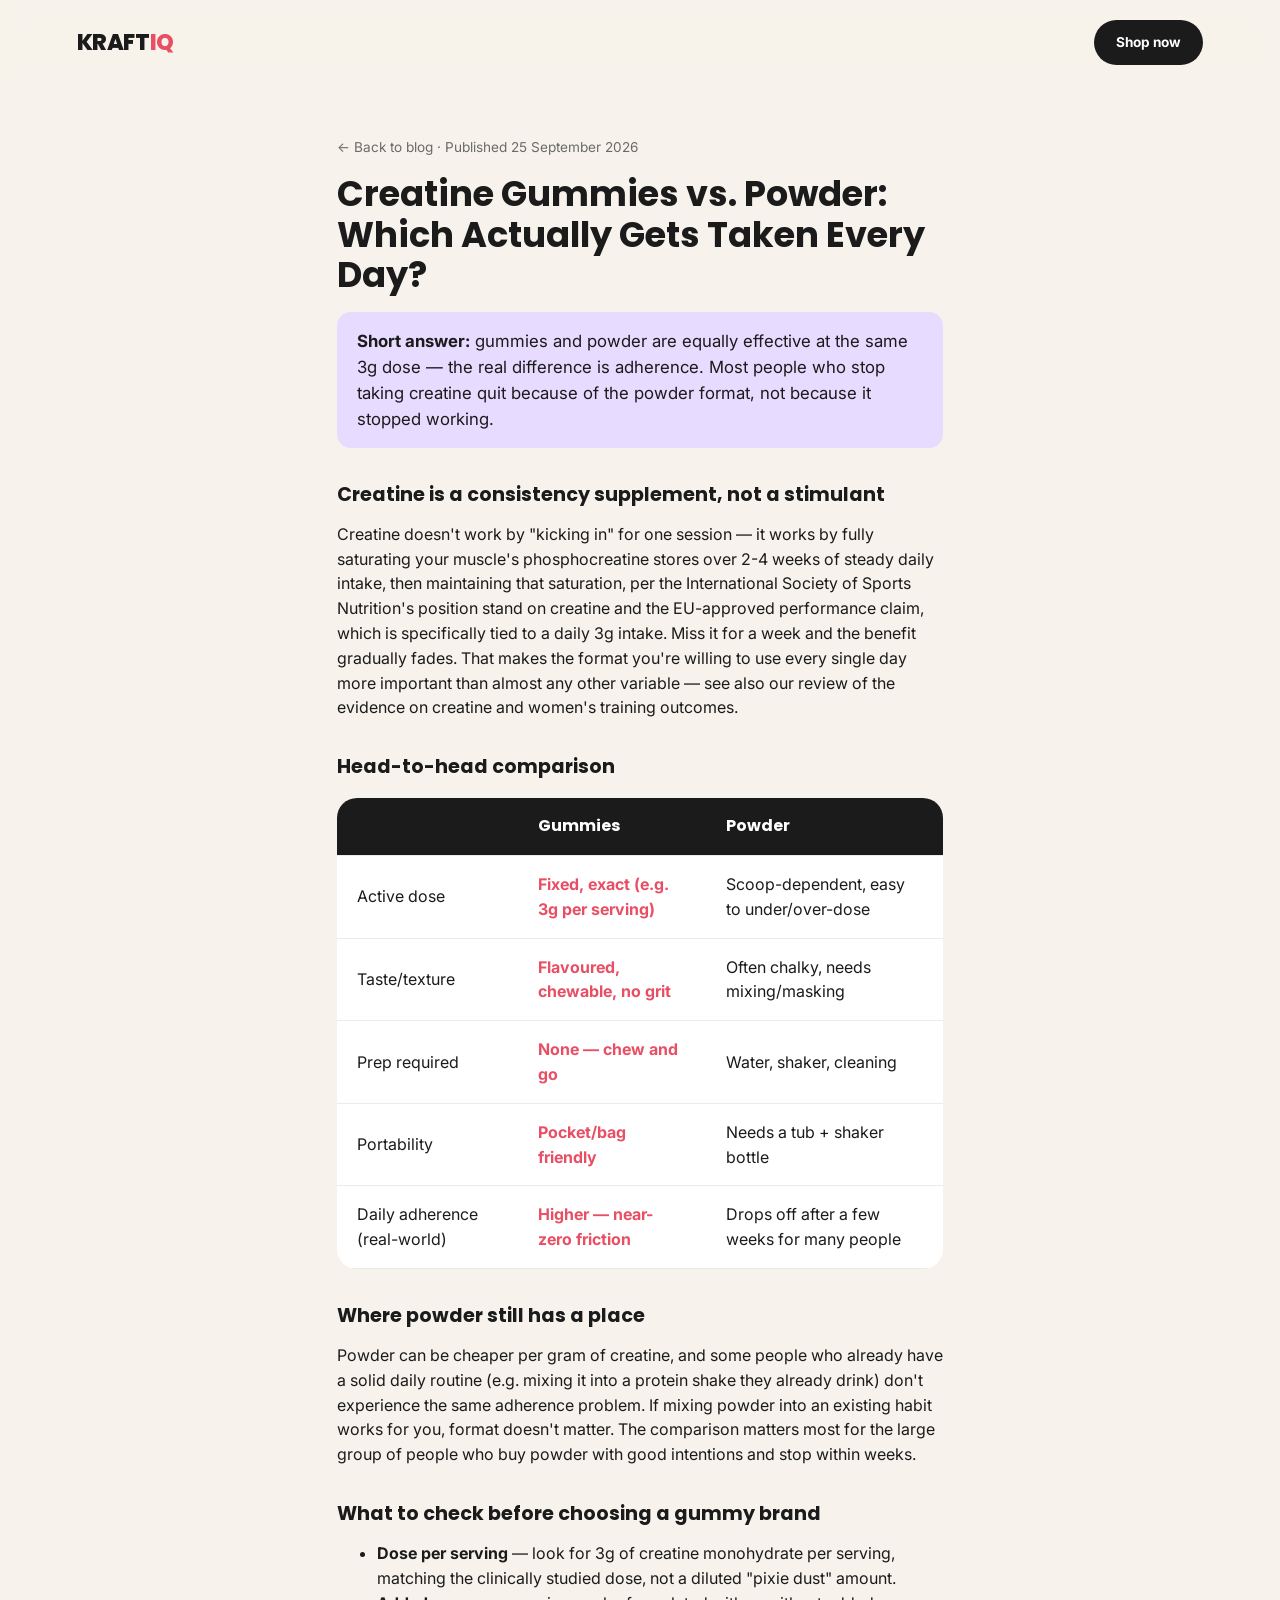
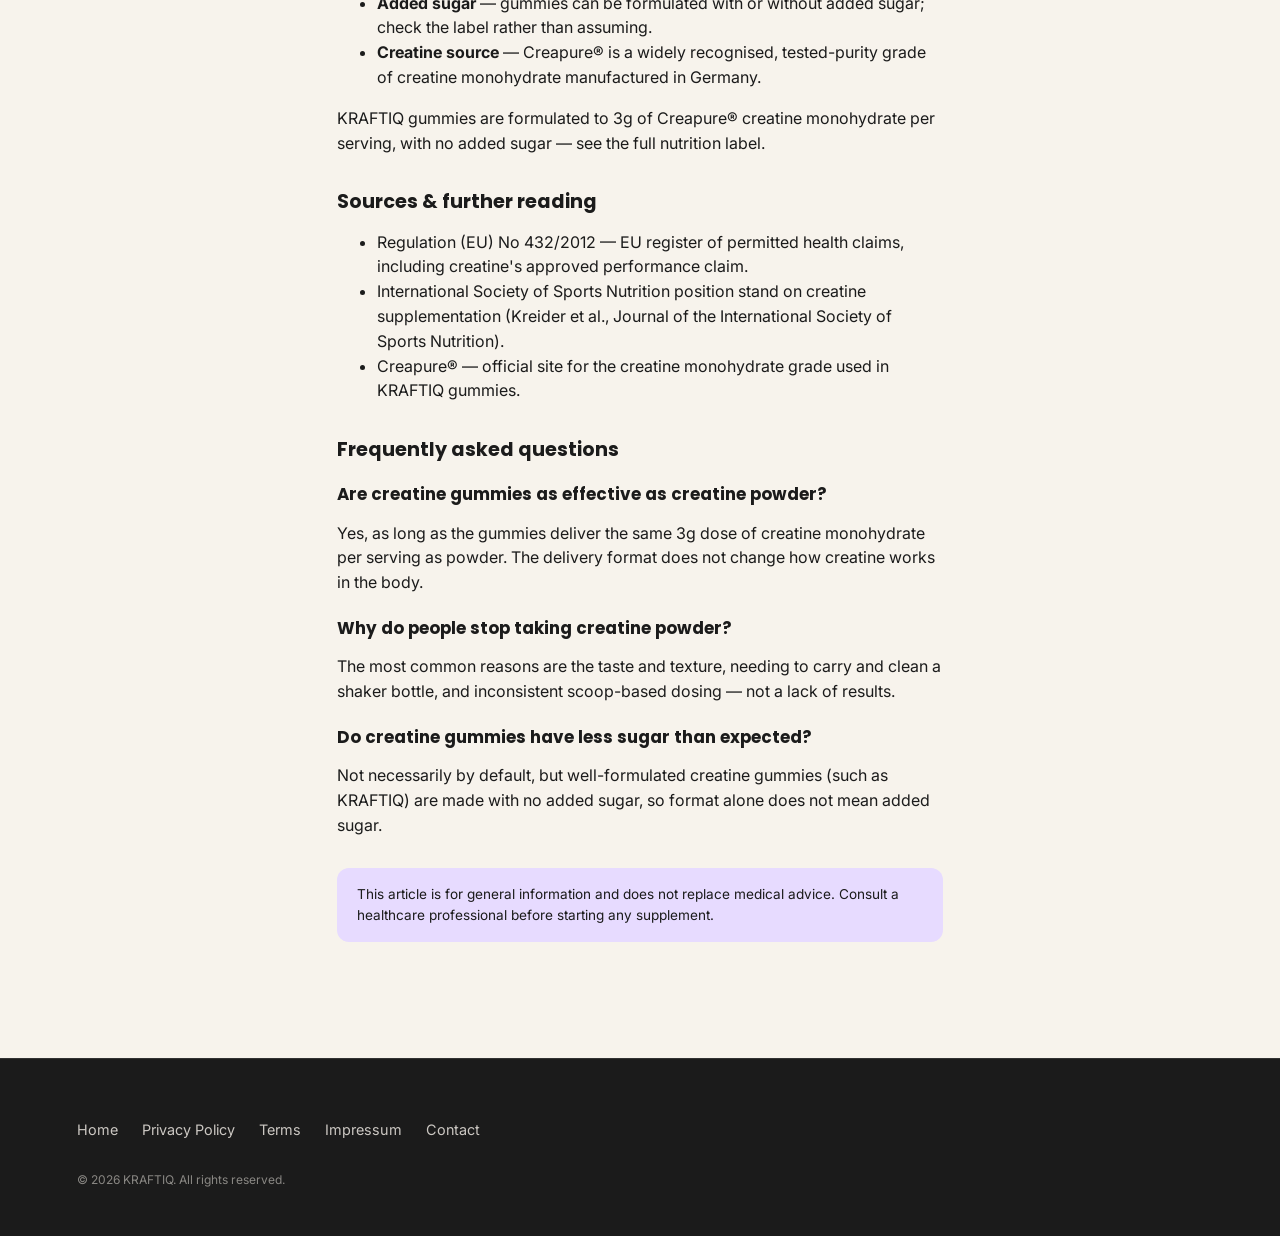
<file: blog/creatine-gummies-vs-powder.html>
<!DOCTYPE html>
<html lang="en">
<head>
<meta charset="UTF-8" />
<meta name="viewport" content="width=device-width, initial-scale=1.0" />
<title>Creatine Gummies vs. Powder: Which Actually Gets Taken Every Day? — KRAFTIQ</title>
<meta name="description" content="Creatine only works with daily consistency. Here's a direct comparison of gummies vs. powder on taste, dosing accuracy, portability, and real-world adherence." />
<link rel="canonical" href="https://kraftiq.eu/blog/creatine-gummies-vs-powder.html" />
<meta property="og:type" content="article" />
<meta property="og:title" content="Creatine Gummies vs. Powder: Which Actually Gets Taken Every Day?" />
<meta property="og:description" content="Same active ingredient, same clinical dose — but very different real-world adherence." />
<link href="https://fonts.googleapis.com/css2?family=Poppins:wght@600;700;800&family=Inter:wght@400;500;600;700&display=swap" rel="stylesheet">
<link rel="stylesheet" href="../css/styles.css" />
<link rel="icon" href="../favicon.svg" type="image/svg+xml" />
<script type="application/ld+json">
{
  "@context": "https://schema.org",
  "@type": "Article",
  "headline": "Creatine Gummies vs. Powder: Which Actually Gets Taken Every Day?",
  "author": { "@type": "Organization", "name": "KRAFTIQ" },
  "publisher": { "@type": "Organization", "name": "KRAFTIQ" },
  "datePublished": "2026-09-25",
  "dateModified": "2026-09-25",
  "mainEntityOfPage": "https://kraftiq.eu/blog/creatine-gummies-vs-powder.html"
}
</script>
<script type="application/ld+json">
{
  "@context": "https://schema.org",
  "@type": "FAQPage",
  "mainEntity": [
    { "@type": "Question", "name": "Are creatine gummies as effective as creatine powder?", "acceptedAnswer": { "@type": "Answer", "text": "Yes, as long as the gummies deliver the same 3g dose of creatine monohydrate per serving as powder. The delivery format does not change how creatine works in the body." } },
    { "@type": "Question", "name": "Why do people stop taking creatine powder?", "acceptedAnswer": { "@type": "Answer", "text": "The most common reasons are the taste and texture, needing to carry and clean a shaker bottle, and inconsistent scoop-based dosing \u2014 not a lack of results." } },
    { "@type": "Question", "name": "Do creatine gummies have less sugar than expected?", "acceptedAnswer": { "@type": "Answer", "text": "Not necessarily by default, but well-formulated creatine gummies (such as KRAFTIQ) are made with no added sugar, so format alone does not mean added sugar." } }
  ]
}
</script>
</head>
<body>
<header class="nav">
  <a href="../index.html#top" class="logo">KRAFT<span>IQ</span></a>
  <a href="../index.html#pricing" class="btn btn-primary nav-cta">Shop now</a>
</header>
<main>
  <article class="legal-page blog-post">
    <p class="legal-updated"><a href="index.html">← Back to blog</a> · Published 25 September 2026</p>
    <h1>Creatine Gummies vs. Powder: Which Actually Gets Taken Every Day?</h1>

    <p class="lead-answer"><strong>Short answer:</strong> gummies and powder are equally
    effective at the same 3g dose — the real difference is adherence. Most people who stop
    taking creatine quit because of the powder format, not because it stopped working.</p>

    <h2>Creatine is a consistency supplement, not a stimulant</h2>
    <p>Creatine doesn't work by "kicking in" for one session — it works by fully saturating
    your muscle's phosphocreatine stores over 2-4 weeks of steady daily intake, then
    maintaining that saturation, per the
    <a href="https://pubmed.ncbi.nlm.nih.gov/?term=International+Society+of+Sports+Nutrition+position+stand+creatine" target="_blank" rel="noopener">International Society of Sports Nutrition's position stand on creatine</a>
    and the <a href="https://eur-lex.europa.eu/legal-content/EN/TXT/?uri=CELEX:32012R0432" target="_blank" rel="noopener">EU-approved performance claim</a>, which is specifically
    tied to a daily 3g intake. Miss it for a week and the benefit gradually fades. That makes
    the format you're willing to use every single day more important than almost any other
    variable — see also our review of <a href="creatine-for-women-evidence-review.html">the
    evidence on creatine and women's training outcomes</a>.</p>

    <h2>Head-to-head comparison</h2>
    <table class="compare-table">
      <thead>
        <tr><th></th><th>Gummies</th><th>Powder</th></tr>
      </thead>
      <tbody>
        <tr><td>Active dose</td><td>Fixed, exact (e.g. 3g per serving)</td><td>Scoop-dependent, easy to under/over-dose</td></tr>
        <tr><td>Taste/texture</td><td>Flavoured, chewable, no grit</td><td>Often chalky, needs mixing/masking</td></tr>
        <tr><td>Prep required</td><td>None — chew and go</td><td>Water, shaker, cleaning</td></tr>
        <tr><td>Portability</td><td>Pocket/bag friendly</td><td>Needs a tub + shaker bottle</td></tr>
        <tr><td>Daily adherence (real-world)</td><td>Higher — near-zero friction</td><td>Drops off after a few weeks for many people</td></tr>
      </tbody>
    </table>

    <h2>Where powder still has a place</h2>
    <p>Powder can be cheaper per gram of creatine, and some people who already have a solid
    daily routine (e.g. mixing it into a protein shake they already drink) don't experience
    the same adherence problem. If mixing powder into an existing habit works for you,
    format doesn't matter. The comparison matters most for the large group of people who
    buy powder with good intentions and stop within weeks.</p>

    <h2>What to check before choosing a gummy brand</h2>
    <ul>
      <li><strong>Dose per serving</strong> — look for 3g of creatine monohydrate per
      serving, matching the clinically studied dose, not a diluted "pixie dust" amount.</li>
      <li><strong>Added sugar</strong> — gummies can be formulated with or without added
      sugar; check the label rather than assuming.</li>
      <li><strong>Creatine source</strong> — <a href="https://www.creapure.com/" target="_blank" rel="noopener">Creapure®</a> is a widely recognised, tested-purity
      grade of creatine monohydrate manufactured in Germany.</li>
    </ul>
    <p>KRAFTIQ gummies are formulated to 3g of Creapure® creatine monohydrate per serving,
    with no added sugar — see the <a href="../index.html#science">full nutrition label</a>.</p>

    <h2>Sources &amp; further reading</h2>
    <ul>
      <li><a href="https://eur-lex.europa.eu/legal-content/EN/TXT/?uri=CELEX:32012R0432" target="_blank" rel="noopener">Regulation (EU) No 432/2012</a> — EU register of permitted health claims, including creatine's approved performance claim.</li>
      <li><a href="https://pubmed.ncbi.nlm.nih.gov/?term=International+Society+of+Sports+Nutrition+position+stand+creatine" target="_blank" rel="noopener">International Society of Sports Nutrition position stand on creatine supplementation</a> (Kreider et al., Journal of the International Society of Sports Nutrition).</li>
      <li><a href="https://www.creapure.com/" target="_blank" rel="noopener">Creapure®</a> — official site for the creatine monohydrate grade used in KRAFTIQ gummies.</li>
    </ul>

    <h2>Frequently asked questions</h2>
    <h3>Are creatine gummies as effective as creatine powder?</h3>
    <p>Yes, as long as the gummies deliver the same 3g dose of creatine monohydrate per
    serving as powder. The delivery format does not change how creatine works in the body.</p>
    <h3>Why do people stop taking creatine powder?</h3>
    <p>The most common reasons are the taste and texture, needing to carry and clean a
    shaker bottle, and inconsistent scoop-based dosing — not a lack of results.</p>
    <h3>Do creatine gummies have less sugar than expected?</h3>
    <p>Not necessarily by default, but well-formulated creatine gummies (such as KRAFTIQ)
    are made with no added sugar, so format alone does not mean added sugar.</p>

    <p class="legal-note">This article is for general information and does not replace
    medical advice. Consult a healthcare professional before starting any supplement.</p>
  </article>
</main>
<footer class="footer">
  <div class="footer-links">
    <a href="../index.html">Home</a>
    <a href="../privacy.html">Privacy Policy</a>
    <a href="../terms.html">Terms</a>
    <a href="../impressum.html">Impressum</a>
    <a href="../contact.html">Contact</a>
  </div>
  <p class="copyright">© 2026 KRAFTIQ. All rights reserved.</p>
</footer>
</body>
</html>
</file>
<file: css/styles.css>
:root {
  --cream: #F7F3EC;
  --ink: #1B1B1B;
  --lime: #C6F135;
  --lime-dark: #a8d61a;
  --berry: #E94F64;
  --lilac: #E7DBFF;
  --gray: #6b6b66;
  --white: #ffffff;
  --radius: 20px;
  --font-display: 'Poppins', sans-serif;
  --font-body: 'Inter', sans-serif;
}

* { box-sizing: border-box; }

html { scroll-behavior: smooth; }

body {
  margin: 0;
  background: var(--cream);
  color: var(--ink);
  font-family: var(--font-body);
  line-height: 1.55;
}

h1, h2, h3 {
  font-family: var(--font-display);
  line-height: 1.15;
  margin: 0 0 16px;
}

p { margin: 0 0 16px; }

a { color: inherit; text-decoration: none; }

.eyebrow {
  display: inline-block;
  font-weight: 700;
  text-transform: uppercase;
  letter-spacing: 0.08em;
  font-size: 0.75rem;
  color: var(--ink);
  background: var(--lime);
  padding: 6px 14px;
  border-radius: 999px;
  margin-bottom: 18px;
}
.eyebrow-berry { background: var(--berry); color: var(--white); }

/* Buttons */
.btn {
  display: inline-block;
  padding: 12px 24px;
  border-radius: 999px;
  font-weight: 700;
  font-size: 0.95rem;
  border: 2px solid transparent;
  cursor: pointer;
  transition: transform 0.15s ease, box-shadow 0.15s ease;
}
.btn:hover { transform: translateY(-2px); }
.btn-primary { background: var(--ink); color: var(--white); }
.btn-primary:hover { box-shadow: 0 8px 20px rgba(0,0,0,0.2); }
.btn-ghost { background: transparent; border-color: var(--ink); color: var(--ink); }
.btn-lg { padding: 16px 32px; font-size: 1.05rem; }
.btn-block { display: block; text-align: center; width: 100%; }

/* Announcement bar */
.announce {
  background: var(--ink);
  color: var(--cream);
  text-align: center;
  font-size: 0.8rem;
  padding: 8px 16px;
  font-weight: 500;
  letter-spacing: 0.02em;
}

/* Nav */
.nav {
  display: flex;
  align-items: center;
  justify-content: space-between;
  padding: 20px 6vw;
  position: sticky;
  top: 0;
  background: rgba(247,243,236,0.9);
  backdrop-filter: blur(8px);
  z-index: 50;
}
.logo {
  font-family: var(--font-display);
  font-weight: 800;
  font-size: 1.4rem;
  letter-spacing: -0.02em;
}
.logo span { color: var(--berry); }
.nav-links { display: flex; gap: 28px; }
.nav-links a { font-weight: 600; font-size: 0.9rem; }
.nav-links a:hover { color: var(--berry); }
.nav-cta { font-size: 0.85rem; padding: 10px 20px; }

@media (max-width: 800px) {
  .nav-links { display: none; }
}

/* Hero */
.hero {
  display: grid;
  grid-template-columns: 1.1fr 0.9fr;
  gap: 40px;
  align-items: center;
  padding: 60px 6vw 90px;
  max-width: 1400px;
  margin: 0 auto;
}
.hero h1 {
  font-size: clamp(2.4rem, 5vw, 4rem);
  letter-spacing: -0.02em;
}
.hero h1 em { color: var(--berry); font-style: normal; }
.lead { font-size: 1.1rem; color: #3a3a36; max-width: 480px; }
.hero-actions { display: flex; gap: 16px; flex-wrap: wrap; margin-bottom: 24px; }
.hero-stars { font-weight: 700; color: var(--lime-dark); }
.hero-stars span { color: var(--gray); font-weight: 500; margin-left: 8px; }

.hero-art {
  position: relative;
  height: 420px;
  display: flex;
  align-items: center;
  justify-content: center;
}
.blob {
  position: absolute;
  border-radius: 50%;
  filter: blur(2px);
  opacity: 0.9;
}
.blob-lime { width: 260px; height: 260px; background: var(--lime); top: 10px; left: 10px; }
.blob-berry { width: 180px; height: 180px; background: var(--berry); bottom: 0; right: 20px; opacity: 0.85; }

.jar {
  position: relative;
  width: 200px;
  height: 260px;
  background: var(--white);
  border-radius: 30px;
  box-shadow: 0 30px 60px rgba(0,0,0,0.15);
  display: flex;
  align-items: center;
  justify-content: center;
  z-index: 2;
}
.jar-lid {
  position: absolute;
  top: -22px;
  left: 50%;
  transform: translateX(-50%);
  width: 130px;
  height: 40px;
  background: var(--ink);
  border-radius: 12px;
}
.jar-label {
  font-family: var(--font-display);
  font-weight: 800;
  text-align: center;
  color: var(--ink);
  font-size: 1.3rem;
  line-height: 1.3;
}
.jar-label small { font-size: 0.6rem; color: var(--berry); font-weight: 700; letter-spacing: 0.05em; }
.gummy {
  position: absolute;
  border-radius: 50% 50% 45% 45%;
  box-shadow: inset 0 -6px 10px rgba(0,0,0,0.15);
}
.g1 { width: 46px; height: 46px; background: var(--berry); top: -50px; left: -30px; }
.g2 { width: 38px; height: 38px; background: var(--lime); top: -30px; right: -20px; }
.g3 { width: 30px; height: 30px; background: var(--lilac); bottom: -10px; left: -10px; }

/* Trust bar */
.trustbar {
  display: flex;
  flex-wrap: wrap;
  justify-content: center;
  gap: 12px 40px;
  padding: 24px 6vw;
  background: var(--ink);
  color: var(--cream);
  font-weight: 600;
  font-size: 0.85rem;
  text-align: center;
}

/* Split section */
.split {
  display: grid;
  grid-template-columns: 0.9fr 1.1fr;
  gap: 40px;
  align-items: center;
  padding: 90px 6vw;
  max-width: 1400px;
  margin: 0 auto;
}
.split-media { display: flex; justify-content: center; }
.shaker { position: relative; width: 140px; height: 220px; }
.shaker-body {
  position: absolute;
  bottom: 0;
  width: 140px;
  height: 180px;
  background: var(--white);
  border: 3px solid var(--ink);
  border-radius: 16px;
}
.shaker-cap {
  position: absolute;
  top: 0;
  left: 20px;
  width: 100px;
  height: 30px;
  background: var(--berry);
  border-radius: 10px 10px 0 0;
}
.powder-cloud {
  position: absolute;
  top: 40px;
  left: 15px;
  width: 110px;
  height: 60px;
  background: var(--lilac);
  border-radius: 50%;
  opacity: 0.7;
}
.split-copy h2 { font-size: 2rem; max-width: 600px; }
.highlight { font-weight: 700; font-size: 1.15rem; color: var(--berry); }

@media (max-width: 900px) {
  .hero, .split { grid-template-columns: 1fr; }
  .split-media { order: -1; }
}

/* Section headers */
.section-title {
  font-size: clamp(1.7rem, 3vw, 2.4rem);
  text-align: center;
  max-width: 800px;
  margin: 0 auto 12px;
}
.section-sub {
  text-align: center;
  color: var(--gray);
  max-width: 600px;
  margin: 0 auto 40px;
}

/* Steps */
.steps { padding: 90px 6vw; max-width: 1300px; margin: 0 auto; }
.steps-grid {
  display: grid;
  grid-template-columns: repeat(3, 1fr);
  gap: 28px;
}
.step {
  background: var(--white);
  border-radius: var(--radius);
  padding: 32px;
}
.step-num {
  font-family: var(--font-display);
  font-weight: 800;
  font-size: 2.2rem;
  color: var(--lime-dark);
  margin-bottom: 8px;
}

@media (max-width: 900px) {
  .steps-grid { grid-template-columns: 1fr; }
}

/* Science */
.science {
  display: grid;
  grid-template-columns: 1.1fr 0.9fr;
  gap: 50px;
  padding: 90px 6vw;
  background: var(--lilac);
  align-items: start;
}
.science-copy h2 { font-size: 2rem; }
blockquote {
  margin: 0 0 24px;
  padding: 20px 24px;
  background: var(--white);
  border-radius: 16px;
  font-style: italic;
  font-size: 1.05rem;
}
blockquote cite {
  display: block;
  margin-top: 10px;
  font-style: normal;
  font-size: 0.8rem;
  color: var(--gray);
}
.benefit-list { list-style: none; padding: 0; }
.benefit-list li {
  padding: 10px 0 10px 30px;
  position: relative;
  border-bottom: 1px solid rgba(0,0,0,0.08);
}
.benefit-list li::before {
  content: "✓";
  position: absolute;
  left: 0;
  color: var(--berry);
  font-weight: 800;
}
.fineprint { font-size: 0.75rem; color: var(--gray); }

.label-card {
  background: var(--white);
  border-radius: var(--radius);
  padding: 28px;
  border: 3px solid var(--ink);
}
.label-card h3 { font-size: 1.1rem; border-bottom: 3px solid var(--ink); padding-bottom: 10px; }
.label-row {
  display: flex;
  justify-content: space-between;
  padding: 10px 0;
  border-bottom: 1px dashed rgba(0,0,0,0.15);
  font-weight: 600;
  font-size: 0.9rem;
}
.label-row.muted { color: var(--gray); font-weight: 400; font-size: 0.82rem; }

@media (max-width: 900px) { .science { grid-template-columns: 1fr; } }

/* For you / audience */
.for-you { padding: 90px 6vw; max-width: 1300px; margin: 0 auto; }
.audience-grid {
  display: grid;
  grid-template-columns: repeat(3, 1fr);
  gap: 24px;
}
.audience-card {
  background: var(--berry);
  color: var(--white);
  border-radius: var(--radius);
  padding: 30px;
}
.audience-card:nth-child(2) { background: var(--ink); }
.audience-card:nth-child(3) { background: var(--lime-dark); color: var(--ink); }

@media (max-width: 900px) { .audience-grid { grid-template-columns: 1fr; } }

/* Compare table */
.compare { padding: 90px 6vw; max-width: 1000px; margin: 0 auto; }
.compare-table {
  width: 100%;
  border-collapse: collapse;
  background: var(--white);
  border-radius: var(--radius);
  overflow: hidden;
}
.compare-table th, .compare-table td {
  padding: 16px 20px;
  text-align: left;
  border-bottom: 1px solid rgba(0,0,0,0.08);
}
.compare-table th { background: var(--ink); color: var(--white); font-family: var(--font-display); }
.compare-table td:nth-child(2) { font-weight: 700; color: var(--berry); }

/* Reviews */
.reviews { padding: 90px 6vw; max-width: 1300px; margin: 0 auto; }
.reviews-grid {
  display: grid;
  grid-template-columns: repeat(3, 1fr);
  gap: 24px;
}
.review {
  background: var(--white);
  border-radius: var(--radius);
  padding: 28px;
  margin: 0;
  font-size: 0.95rem;
}
.review cite { display: block; margin-top: 16px; font-weight: 700; font-style: normal; }

@media (max-width: 900px) { .reviews-grid { grid-template-columns: 1fr; } }

/* Pricing */
.pricing { padding: 90px 6vw; max-width: 1300px; margin: 0 auto; }
.pricing-grid {
  display: grid;
  grid-template-columns: repeat(3, 1fr);
  gap: 24px;
  align-items: stretch;
}
.price-card {
  background: var(--white);
  border-radius: var(--radius);
  padding: 32px;
  display: flex;
  flex-direction: column;
  position: relative;
  border: 2px solid transparent;
}
.price-card--featured { border-color: var(--ink); background: var(--lime); }
.badge {
  position: absolute;
  top: -14px;
  left: 24px;
  background: var(--ink);
  color: var(--white);
  font-size: 0.75rem;
  font-weight: 700;
  padding: 6px 14px;
  border-radius: 999px;
}
.price { font-family: var(--font-display); font-size: 2.2rem; font-weight: 800; }
.price span { font-size: 1rem; font-weight: 500; }
.price-sub { color: var(--gray); font-size: 0.85rem; }
.price-card--featured .price-sub { color: #333; }
.price-card ul { list-style: none; padding: 0; margin: 0 0 24px; flex: 1; }
.price-card li { padding: 6px 0; font-size: 0.9rem; }
.price-card li::before { content: "• "; color: var(--berry); font-weight: 800; }
.guarantee { text-align: center; margin-top: 30px; font-weight: 600; }

@media (max-width: 900px) { .pricing-grid { grid-template-columns: 1fr; } }

/* FAQ */
.faq { padding: 90px 6vw; max-width: 900px; margin: 0 auto; }
.faq-list details {
  background: var(--white);
  border-radius: 14px;
  padding: 18px 22px;
  margin-bottom: 14px;
}
.faq-list summary {
  font-weight: 700;
  cursor: pointer;
  list-style: none;
}
.faq-list summary::-webkit-details-marker { display: none; }
.faq-list summary::after { content: "+"; float: right; font-weight: 800; color: var(--berry); }
.faq-list details[open] summary::after { content: "–"; }
.faq-list p { margin-top: 12px; color: #3a3a36; }

/* Newsletter / Klaviyo signup */
.newsletter {
  text-align: center;
  padding: 80px 6vw;
  background: var(--lilac);
}
.newsletter h2 { font-size: clamp(1.6rem, 3vw, 2.2rem); }
.newsletter p { color: #3a3a36; max-width: 500px; margin: 0 auto 24px; }
.newsletter-form {
  display: flex;
  gap: 12px;
  justify-content: center;
  flex-wrap: wrap;
  max-width: 480px;
  margin: 0 auto;
}
.newsletter-form input[type="email"] {
  flex: 1;
  min-width: 220px;
  font-family: var(--font-body);
  font-size: 1rem;
  padding: 12px 18px;
  border-radius: 999px;
  border: 2px solid rgba(0,0,0,0.15);
}
.newsletter-status {
  min-height: 1.2em;
  margin-top: 14px;
  font-weight: 600;
  font-size: 0.9rem;
}
.newsletter-status.success { color: #1c7a3c; }
.newsletter-status.error { color: var(--berry); }

/* Final CTA */
.final-cta {
  text-align: center;
  padding: 100px 6vw;
  background: var(--ink);
  color: var(--white);
}
.final-cta h2 { font-size: clamp(1.8rem, 4vw, 2.8rem); max-width: 700px; margin: 0 auto 30px; }

/* Footer */
.footer {
  padding: 60px 6vw 30px;
  background: var(--ink);
  color: var(--cream);
  border-top: 1px solid rgba(255,255,255,0.1);
}
.footer .logo { color: var(--cream); }
.footer .logo span { color: var(--lime); }
.footer-top p { color: rgba(247,243,236,0.7); }
.footer-links { display: flex; gap: 24px; flex-wrap: wrap; margin-bottom: 30px; }
.footer-links a { font-size: 0.9rem; color: rgba(247,243,236,0.8); }
.footer-links a:hover { color: var(--lime); }
.legal { font-size: 0.72rem; color: rgba(247,243,236,0.5); max-width: 900px; }
.copyright { font-size: 0.75rem; color: rgba(247,243,236,0.5); }

/* Legal / static pages */
.legal-page {
  max-width: 760px;
  margin: 0 auto;
  padding: 60px 6vw 100px;
}
.legal-page h1 { font-size: 2.2rem; }
.legal-page h2 { font-size: 1.2rem; margin-top: 36px; }
.legal-updated { color: var(--gray); font-size: 0.85rem; margin-top: -8px; }
.legal-note {
  background: var(--lilac);
  border-radius: 12px;
  padding: 16px 20px;
  font-size: 0.85rem;
  margin-top: 30px;
}

/* Contact form */
.contact-form {
  display: flex;
  flex-direction: column;
  gap: 16px;
  max-width: 460px;
  margin-top: 24px;
}
.contact-form label {
  display: flex;
  flex-direction: column;
  gap: 6px;
  font-weight: 600;
  font-size: 0.9rem;
}
.contact-form input,
.contact-form textarea {
  font-family: var(--font-body);
  font-size: 1rem;
  padding: 10px 14px;
  border-radius: 10px;
  border: 2px solid rgba(0,0,0,0.15);
  background: var(--white);
}
.contact-form button { align-self: flex-start; }

/* Blog */
.blog-list {
  display: flex;
  flex-direction: column;
  gap: 16px;
  margin-top: 30px;
}
.blog-card {
  display: block;
  background: var(--white);
  border-radius: var(--radius);
  padding: 24px 28px;
  transition: transform 0.15s ease;
}
.blog-card:hover { transform: translateY(-2px); }
.blog-card h2 { font-size: 1.2rem; margin-bottom: 8px; }
.blog-card p { margin: 0; color: var(--gray); }

.blog-post .lead-answer {
  background: var(--lilac);
  border-radius: 14px;
  padding: 16px 20px;
  font-size: 1.05rem;
}
.blog-post h2 { margin-top: 36px; }
.blog-post h3 { margin-top: 24px; font-size: 1.05rem; }
.blog-post .compare-table { margin: 20px 0; }
</file>
